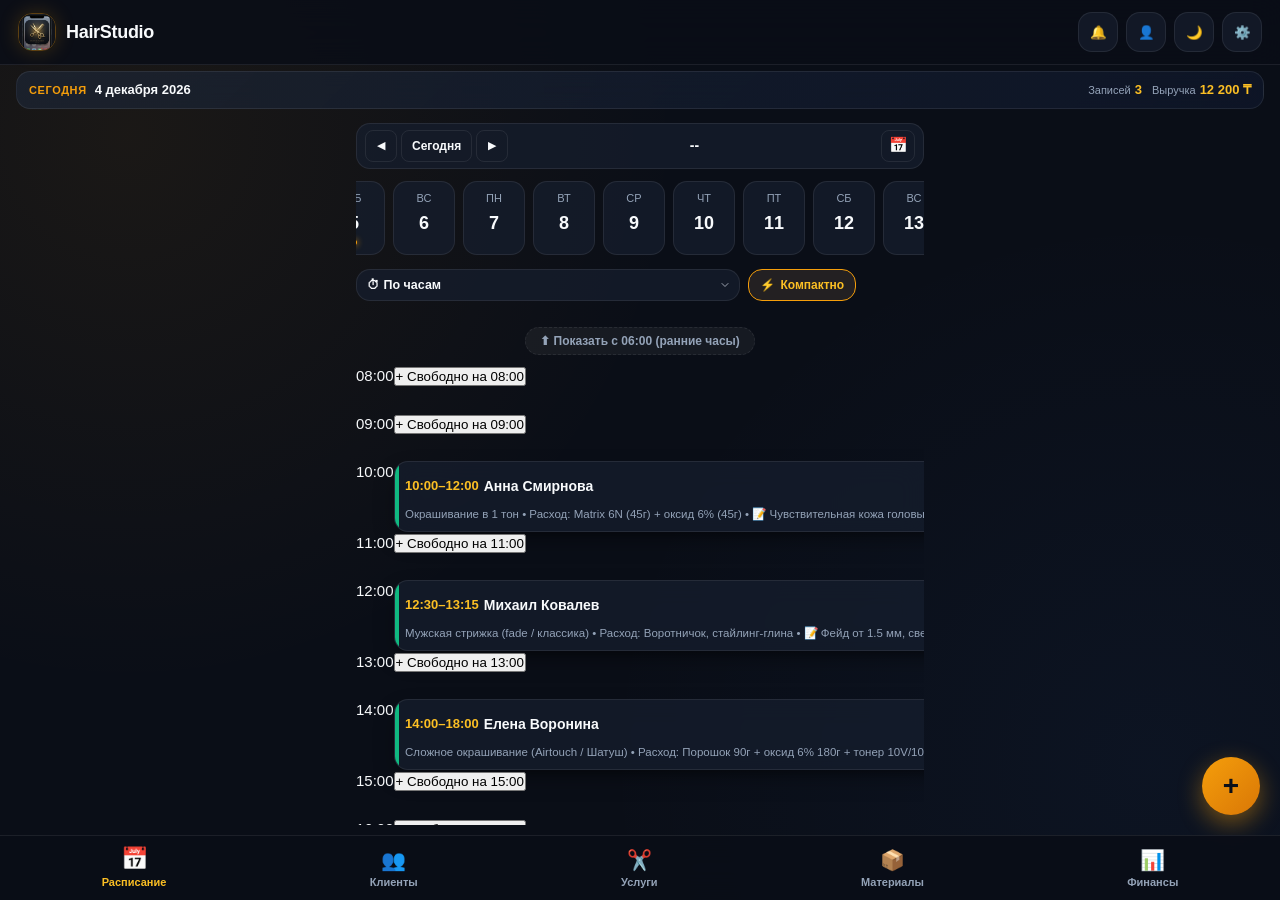
<file: index.html>
<!DOCTYPE html>
<html lang="ru">
<head>
  <meta charset="UTF-8">
  <meta name="viewport" content="width=device-width, initial-scale=1.0, viewport-fit=cover">
  <title>HairStudio — Запись клиентов и Учет</title>
  <meta name="description" content="Мобильное PWA-приложение для мастеров-парикмахеров: запись клиентов, прайс-лист, учёт материалов и расчёт чистой прибыли">
  <meta http-equiv="Content-Security-Policy" content="default-src 'self'; script-src 'self' 'unsafe-inline'; style-src 'self' 'unsafe-inline' https://fonts.googleapis.com; font-src https://fonts.gstatic.com; img-src 'self' data:; connect-src 'self' https://*.supabase.co wss://*.supabase.co;">

  <!-- PWA & Mobile Web App Meta Tags -->
  <link rel="manifest" href="manifest.json">
  <meta name="theme-color" content="#0a0e17">
  <meta name="apple-mobile-web-app-capable" content="yes">
  <meta name="apple-mobile-web-app-status-bar-style" content="black-translucent">
  <meta name="apple-mobile-web-app-title" content="HairStudio">
  <link rel="apple-touch-icon" href="icons/icon-192.png">

  <!-- Google Fonts: Outfit -->
  <link rel="preconnect" href="https://fonts.googleapis.com">
  <link rel="preconnect" href="https://fonts.gstatic.com" crossorigin>
  <link href="https://fonts.googleapis.com/css2?family=Outfit:wght@400;500;600;700;800&display=swap" rel="stylesheet">

  <!-- Stylesheet -->
  <link rel="stylesheet" href="css/style.css?v=33">

  <!-- Immediate Modal Controller (Guarantees instant modal response on phones before heavy JS loads) -->
  <script>
    window.openModal = function(id) {
      var m = document.getElementById(id);
      if (m) {
        document.querySelectorAll('.modal-backdrop.active').forEach(function(el) {
          if (el.id !== id) {
            el.classList.remove('active');
            el.style.display = 'none';
            el.style.opacity = '';
          }
        });
        m.style.display = 'flex';
        m.style.opacity = '1';
        m.style.pointerEvents = 'auto';
        m.classList.add('active');
        var s = m.querySelector('.modal-sheet');
        if (s) {
          s.style.transform = 'translateY(0)';
          s.style.transition = '';
        }
        if (id === 'modalSettings') {
          if (typeof loadOnlineBookingSettings === 'function') try { loadOnlineBookingSettings(); } catch(e){}
          if (typeof updateAutoBackupUI === 'function') try { updateAutoBackupUI(); } catch(e){}
        } else if (id === 'modalAuth') {
          if (window.state && window.state.currentMaster && typeof renderSubscriptionStatus === 'function') {
            try { renderSubscriptionStatus(window.state.currentMaster); } catch(e){}
          }
        }
      }
    };
    window.closeModal = function(id) {
      var m = document.getElementById(id);
      if (m) {
        m.classList.remove('active');
        m.style.display = 'none';
        m.style.opacity = '';
        m.style.pointerEvents = '';
        var s = m.querySelector('.modal-sheet');
        if (s) {
          s.style.transform = '';
          s.style.transition = '';
        }
      }
    };
    // Immediate early click listener: guarantees [data-close] and backdrop clicks ALWAYS close modals
    document.addEventListener('click', function(e) {
      var closeBtn = e.target.closest ? e.target.closest('[data-close]') : null;
      if (closeBtn) {
        var modalId = closeBtn.getAttribute('data-close');
        if (window.closeModal) window.closeModal(modalId);
        return;
      }
      if (e.target.classList && e.target.classList.contains('modal-backdrop')) {
        if (window.closeModal) window.closeModal(e.target.id);
      }
    });
  </script>
</head>
<body>

  <!-- Toast Notification Container -->
  <div id="toastContainer" class="toast-container"></div>

  <!-- App Header -->
  <header class="app-header">
    <div class="brand-wrapper">
      <div class="brand-icon-wrapper">
        <img src="icons/icon-512.jpg" alt="HairStudio Logo">
      </div>
      <div>
        <div class="brand-title">
          <span id="headerStudioName">HairStudio</span>
        </div>
      </div>
    </div>
    <div class="header-actions">
      <button id="btnOnlineBookings" class="btn-icon header-booking-btn" title="Входящие онлайн-заявки" aria-label="Онлайн-заявки" style="position: relative;" onclick="window.openModal('modalBookings')">
        🔔
        <span id="bookingBadge" class="booking-badge" style="display: none;">0</span>
      </button>
      <button id="btnAuthProfile" class="btn-icon" title="Аккаунт мастера" aria-label="Профиль" onclick="window.openModal('modalAuth')">👤</button>
      <button id="btnThemeToggle" class="btn-icon" title="Переключить тему (светлая/тёмная)" aria-label="Тема">🌙</button>
      <button id="btnSettings" class="btn-icon" title="Настройки и бэкап" aria-label="Настройки" onclick="window.openModal('modalSettings')">
        ⚙️
      </button>
    </div>
  </header>

  <!-- Quick Daily Banner -->
  <div class="daily-banner">
    <div class="banner-left">
      <div class="banner-title">СЕГОДНЯ</div>
      <div id="bannerTodayDate" class="banner-date">...</div>
    </div>
    <div class="banner-stats">
      <div class="banner-stat-item">
        <div class="banner-stat-label">Записей</div>
        <div id="bannerTodayCount" class="banner-stat-value">0</div>
      </div>
      <div class="banner-stat-item">
        <div class="banner-stat-label">Выручка</div>
        <div id="bannerTodayRevenue" class="banner-stat-value">0 ₸</div>
      </div>
    </div>
  </div>

  <!-- Main Scrollable Content Area -->
  <main class="main-content">

    <!-- TAB 1: SCHEDULE (КАЛЕНДАРЬ) -->
    <section id="tab-schedule" class="tab-screen active">
      <!-- Date Navigation & Calendar Picker Header -->
      <div class="date-nav-bar">
        <div class="date-nav-left">
          <button type="button" id="btnDatePrevWeek" class="btn-date-nav" title="Предыдущая неделя">◀</button>
          <button type="button" id="btnDateToday" class="btn-date-today" title="Перейти к сегодняшнему дню">Сегодня</button>
          <button type="button" id="btnDateNextWeek" class="btn-date-nav" title="Следующая неделя">▶</button>
        </div>
        <div class="date-nav-center">
          <span id="currentMonthYearLabel" class="month-year-label">--</span>
        </div>
        <div class="date-nav-right">
          <label class="btn-calendar-picker" title="Выбрать любую дату в календаре (прошлый месяц, год...)">
            <span class="calendar-icon">📅</span>
            <input type="date" id="scheduleDateInput" class="visually-hidden-date-input" aria-label="Выбрать конкретную дату">
          </label>
        </div>
      </div>

      <!-- Date Strip -->
      <div id="dateStrip" class="date-strip-container">
        <!-- Generated dynamically via JS -->
      </div>

      <!-- Schedule Header Controls (Mobile Dropdowns & Density Switcher) -->
      <div class="schedule-toolbar">
        <div class="toolbar-item filter-item" style="display: none;">
          <select id="appointmentStatusFilter" class="schedule-dropdown" aria-label="Фильтр по статусу">
            <option value="all">🔍 Все статусы</option>
            <option value="scheduled">🟡 Запланировано</option>
            <option value="completed">🟢 Выполнено</option>
            <option value="cancelled">🔴 Отменено</option>
          </select>
        </div>
        <div class="toolbar-item view-item">
          <select id="scheduleViewSelect" class="schedule-dropdown" aria-label="Режим отображения">
            <option value="timeline" selected>⏱ По часам</option>
            <option value="list">📋 Списком</option>
          </select>
        </div>
        <button type="button" id="btnDensityToggle" class="btn-density-toggle is-compact" title="Переключить вид: Компактный / Подробный" aria-label="Переключить плотность записей">
          <span id="densityToggleIcon">⚡</span>
          <span id="densityToggleText">Компактно</span>
        </button>
      </div>

      <!-- Quick Actions Legend (Подсказка по кнопкам карточки) -->
      <div class="actions-legend">

        <div class="legend-item" title="Написать клиенту в WhatsApp">
          <span class="legend-icon whatsapp">💬</span>
          <span>WhatsApp</span>
        </div>
        <div class="legend-item" title="Позвонить клиенту">
          <span class="legend-icon call">📞</span>
          <span>Звонок</span>
        </div>

        <div class="legend-item" title="Редактировать запись">
          <span class="legend-icon edit">✏️</span>
          <span>Изменить</span>
        </div>
      </div>

      <!-- Appointments List -->
      <div id="appointmentsList" class="appointments-list">
        <!-- Rendered via JS -->
      </div>
    </section>

    <!-- TAB 2: CLIENTS (КЛИЕНТЫ) -->
    <section id="tab-clients" class="tab-screen">
      <div class="form-group" style="margin-bottom: 12px;">
        <input type="text" id="clientSearchInput" class="form-input" placeholder="🔍 Поиск по имени или телефону...">
      </div>
      <div id="clientsList" class="data-list">
        <!-- Rendered via JS -->
      </div>
    </section>

    <!-- TAB 3: SERVICES (УСЛУГИ И ПРАЙС) -->
    <section id="tab-services" class="tab-screen">
      <div class="chips-filter" id="serviceCategoryFilter">
        <button class="chip-btn active" data-category="all">Все</button>
        <button class="chip-btn" data-category="Стрижки">Стрижки</button>
        <button class="chip-btn" data-category="Окрашивание">Окрашивание</button>
        <button class="chip-btn" data-category="Уход">Уход</button>
        <button class="chip-btn" data-category="Укладка">Укладка</button>
        <button class="chip-btn" data-category="Другое">Другое</button>
      </div>
      <div id="servicesList" class="data-list">
        <!-- Rendered via JS -->
      </div>
    </section>

    <!-- TAB 4: EXPENSES & MATERIALS (РАСХОДНИКИ И ЗАКУПКИ) -->
    <section id="tab-expenses" class="tab-screen">
      <div class="stat-card" style="margin-bottom: 12px; background: linear-gradient(135deg, rgba(244, 63, 94, 0.12) 0%, rgba(17, 24, 39, 0.8) 100%); border-color: rgba(244, 63, 94, 0.3);">
        <div class="stat-card-title">Расходы на материалы за месяц</div>
        <div id="expensesMonthTotal" class="stat-card-value expense">0 ₸</div>
        <div class="stat-card-sub">Краска, оксиды, расходники и аренда</div>
      </div>

      <div class="chips-filter" id="expenseCategoryFilter">
        <button class="chip-btn active" data-category="all">Все</button>
        <button class="chip-btn" data-category="Красители">Красители</button>
        <button class="chip-btn" data-category="Расходники">Расходники</button>
        <button class="chip-btn" data-category="Уход/Косметика">Уход/Косметика</button>
        <button class="chip-btn" data-category="Аренда/Оборудование">Аренда</button>
      </div>
      <div id="expensesList" class="data-list">
        <!-- Rendered via JS -->
      </div>
    </section>

    <!-- TAB 5: FINANCE & ANALYTICS (ФИНАНСЫ И ЧИСТАЯ ПРИБЫЛЬ) -->
    <section id="tab-finance" class="tab-screen">
      <div class="period-selector" id="financePeriodSelector">
        <button class="period-btn" data-period="today">Сегодня</button>
        <button class="period-btn" data-period="week">Неделя</button>
        <button class="period-btn active" data-period="month">Этот месяц</button>
        <button class="period-btn" data-period="prev_month">Прошлый месяц</button>
        <button class="period-btn" data-period="all">Всё время</button>
      </div>

      <div class="stats-grid">
        <!-- Net Profit Card -->
        <div class="stat-card full-width">
          <div class="stat-card-title">💎 ЧИСТАЯ ПРИБЫЛЬ (Выручка - Расходы)</div>
          <div id="statNetProfit" class="stat-card-value profit">0 ₸</div>
          <div class="stat-card-sub" id="statNetProfitSub">Ваш реальный чистый доход за выбранный период</div>
        </div>

        <!-- Revenue Card -->
        <div class="stat-card">
          <div class="stat-card-title">📈 Выручка (Услуги)</div>
          <div id="statTotalRevenue" class="stat-card-value">0 ₸</div>
          <div class="stat-card-sub" id="statAppointmentsCount">0 записей</div>
        </div>

        <!-- Expenses Card -->
        <div class="stat-card">
          <div class="stat-card-title">📉 Закупки и расходы</div>
          <div id="statTotalExpenses" class="stat-card-value expense">0 ₸</div>
          <div class="stat-card-sub" id="statExpensesCount">0 закупок</div>
        </div>

        <!-- Average Check -->
        <div class="stat-card">
          <div class="stat-card-title">🏷️ Средний чек</div>
          <div id="statAvgCheck" class="stat-card-value">0 ₸</div>
          <div class="stat-card-sub">На одного клиента</div>
        </div>

        <!-- Efficiency -->
        <div class="stat-card">
          <div class="stat-card-title">📊 Рентабельность</div>
          <div id="statMargin" class="stat-card-value">0%</div>
          <div class="stat-card-sub">Доля чистой прибыли</div>
        </div>
      </div>

      <!-- Top Services Breakdown -->
      <div class="stat-card" style="margin-top: 12px;">
        <div class="stat-card-title">🔥 ТОП ПОПУЛЯРНЫХ УСЛУГ</div>
        <div id="topServicesContainer" style="display: flex; flex-direction: column; gap: 10px; margin-top: 8px;">
          <!-- Rendered via JS -->
        </div>
      </div>
    </section>

  </main>

  <!-- Floating Action Button (FAB) -->
  <button id="btnFab" class="fab-button" aria-label="Добавить">
    +
  </button>

  <!-- Bottom Navigation Bar -->
  <nav class="bottom-nav">
    <button class="nav-item active" data-tab="schedule">
      <span class="nav-icon">📅</span>
      <span>Расписание</span>
    </button>
    <button class="nav-item" data-tab="clients">
      <span class="nav-icon">👥</span>
      <span>Клиенты</span>
    </button>
    <button class="nav-item" data-tab="services">
      <span class="nav-icon">✂️</span>
      <span>Услуги</span>
    </button>
    <button class="nav-item" data-tab="expenses">
      <span class="nav-icon">📦</span>
      <span>Материалы</span>
    </button>
    <button class="nav-item" data-tab="finance">
      <span class="nav-icon">📊</span>
      <span>Финансы</span>
    </button>
  </nav>

  <!-- ================= MODALS ================= -->

  <!-- Modal 1: Appointment Form (Запись клиента) -->
  <div id="modalAppointment" class="modal-backdrop">
    <div class="modal-sheet">
      <div class="modal-handle"></div>
      <div class="modal-header">
        <h3 id="modalAppointmentTitle" class="modal-title">Новая запись</h3>
        <button class="modal-close" data-close="modalAppointment" onclick="window.closeModal('modalAppointment')">✕</button>
      </div>
      <form id="formAppointment" class="modal-body">
        <input type="hidden" id="appId">

        <div class="form-group">
          <label class="form-label">Клиент *</label>
          <div class="client-mode-toggle" id="clientModeToggle">
            <button type="button" class="chip-btn active" id="btnClientModeExisting">
              👤 Постоянный клиент (<span id="existingClientsCount">0</span>)
            </button>
            <button type="button" class="chip-btn" id="btnClientModeNew">
              ➕ Новый клиент
            </button>
          </div>

          <!-- Выбор постоянного клиента из базы -->
          <div id="existingClientBlock">
            <select id="appExistingClientSelect" class="form-select">
              <option value="">-- Выберите клиента из базы --</option>
            </select>
            <div id="selectedClientCard" class="client-card-preview" style="display: none;">
              <div style="display: flex; justify-content: space-between; align-items: center;">
                <span id="selectedClientName" style="font-weight: 600; color: var(--text-main);"></span>
                <span id="selectedClientPhone" style="color: var(--accent-gold-light); font-size: 13px;"></span>
              </div>
              <div id="selectedClientFormulaPrompt" class="client-formula-box" style="display: none;">
                <div style="color: var(--accent-gold-light); font-weight: 600; font-size: 11px;">💡 Формула / Заметки клиента:</div>
                <div id="selectedClientFormulaText" style="color: var(--text-muted); margin-top: 2px; font-size: 12px;"></div>
                <button type="button" id="btnCopyClientFormula" style="margin-top: 6px; background: none; border: none; color: var(--accent-gold); font-size: 11px; font-weight: 600; cursor: pointer; padding: 0; text-decoration: underline;">
                  📋 Вставить формулу в заметку записи
                </button>
              </div>
            </div>
          </div>

          <!-- Поля для нового клиента -->
          <div id="newClientBlock" style="display: none;">
            <div style="margin-bottom: 8px;">
              <input type="text" id="appClientName" class="form-input" placeholder="Имя клиента *" autocomplete="off">
            </div>
            <div style="display: flex; gap: 8px; align-items: center; width: 100%; max-width: 100%; box-sizing: border-box;">
              <input type="tel" id="appClientPhone" class="form-input" placeholder="Номер телефона (+7 ...)" style="flex: 1 1 0; min-width: 0;">
              <button type="button" id="btnPastePhone" class="btn-secondary" style="padding: 10px 12px; font-size: 12px; white-space: nowrap; flex-shrink: 0;" title="Вставить скопированный номер из буфера">
                📋 Вставить
              </button>
            </div>
          </div>

          <!-- Канал связи / Как обратился клиент -->
          <div class="form-group" style="margin-top: 12px;">
            <label class="form-label">Как обратился клиент *</label>
            <div class="channel-toggle" id="channelToggle" style="display: flex; gap: 8px;">
              <button type="button" class="chip-btn active" id="btnChannelPhone" data-channel="phone" style="flex: 1; text-align: center;">
                📞 Телефонный звонок
              </button>
              <button type="button" class="chip-btn" id="btnChannelWhatsapp" data-channel="whatsapp" style="flex: 1; text-align: center;">
                💬 WhatsApp
              </button>
            </div>
            <input type="hidden" id="appChannel" value="phone">
          </div>
        </div>

        <div class="form-group">
          <label class="form-label">Дата записи *</label>
          <input type="date" id="appDate" class="form-input" required>
        </div>

        <div class="form-row time-row">
          <div class="form-group">
            <label class="form-label">Время начала *</label>
            <input type="time" id="appStartTime" class="form-input" value="10:00" required>
          </div>
          <div class="form-group">
            <label class="form-label">Время окончания</label>
            <input type="time" id="appEndTime" class="form-input" value="11:00">
          </div>
        </div>

        <!-- Services Dropdown & Selected Chips -->
        <div class="form-group">
          <label class="form-label">Услуги * (можно выбрать несколько)</label>
          <select id="appAddServiceSelect" class="form-select">
            <option value="">➕ Выберите услугу для добавления...</option>
          </select>
          <div id="appSelectedServicesContainer" class="selected-services-box" style="margin-top: 8px;">
            <!-- Rendered via JS: selected service chips -->
          </div>
        </div>

        <div class="form-group">
          <label class="form-label">Итоговая цена (₸) *</label>
          <input type="number" id="appTotalPrice" class="form-input" min="0" step="50" placeholder="0 ₸" required>
        </div>

        <div class="form-group">
          <label class="form-label">Израсходованные материалы (краска, оксид и др.)</label>
          <input type="text" id="appMaterialsUsed" class="form-input" placeholder="Например: Matrix 6N (40г) + оксид 6% (40г)">
        </div>

        <div class="form-group">
          <label class="form-label">Формула окрашивания / Заметки мастера</label>
          <textarea id="appNotes" class="form-textarea" placeholder="Особенности волос, прошлая формула, пожелания..."></textarea>
        </div>

        <div class="form-group">
          <label class="form-label">Статус записи</label>
          <select id="appStatus" class="form-select">
            <option value="scheduled">🟡 Запланировано</option>
            <option value="completed">🟢 Выполнено и оплачено</option>
            <option value="cancelled">🔴 Отменено / Неявка</option>
          </select>
        </div>

        <div class="modal-footer" style="padding: 10px 0 0;">
          <button type="button" id="btnDeleteAppointment" class="btn-danger" style="display: none;">Удалить</button>
          <button type="submit" class="btn-primary">Сохранить запись</button>
        </div>
      </form>
    </div>
  </div>

  <!-- Modal 2: Service Form (Услуга) -->
  <div id="modalService" class="modal-backdrop">
    <div class="modal-sheet">
      <div class="modal-handle"></div>
      <div class="modal-header">
        <h3 id="modalServiceTitle" class="modal-title">Новая услуга</h3>
        <button class="modal-close" data-close="modalService" onclick="window.closeModal('modalService')">✕</button>
      </div>
      <form id="formService" class="modal-body">
        <input type="hidden" id="serviceId">

        <div class="form-group">
          <label class="form-label">Название услуги *</label>
          <input type="text" id="serviceName" class="form-input" placeholder="Например: Стрижка женская" required>
        </div>

        <div class="form-group">
          <label class="form-label">Категория *</label>
          <select id="serviceCategory" class="form-select" required>
            <option value="Стрижки">Стрижки</option>
            <option value="Окрашивание">Окрашивание</option>
            <option value="Уход">Уход и лечение</option>
            <option value="Укладка">Укладка</option>
            <option value="Другое">Другое</option>
          </select>
        </div>

        <div class="form-row">
          <div class="form-group">
            <label class="form-label">Цена (₸) *</label>
            <input type="number" id="servicePrice" class="form-input" min="0" step="50" placeholder="1500" required>
          </div>
          <div class="form-group">
            <label class="form-label">Длительность (мин) *</label>
            <input type="number" id="serviceDuration" class="form-input" min="5" step="5" value="60" required>
          </div>
        </div>

        <div class="modal-footer" style="padding: 10px 0 0;">
          <button type="button" id="btnDeleteService" class="btn-danger" style="display: none;">Удалить</button>
          <button type="submit" class="btn-primary">Сохранить услугу</button>
        </div>
      </form>
    </div>
  </div>

  <!-- Modal 3: Expense / Material Form (Расход) -->
  <div id="modalExpense" class="modal-backdrop">
    <div class="modal-sheet">
      <div class="modal-handle"></div>
      <div class="modal-header">
        <h3 id="modalExpenseTitle" class="modal-title">Новая закупка материалов</h3>
        <button class="modal-close" data-close="modalExpense" onclick="window.closeModal('modalExpense')">✕</button>
      </div>
      <form id="formExpense" class="modal-body">
        <input type="hidden" id="expenseId">

        <div class="form-group">
          <label class="form-label">Что куплено *</label>
          <input type="text" id="expenseTitle" class="form-input" placeholder="Например: Краска Matrix 10 шт, фольга, перчатки" required>
        </div>

        <div class="form-group">
          <label class="form-label">Категория *</label>
          <select id="expenseCategory" class="form-select" required>
            <option value="Красители">Красители и оксиданты</option>
            <option value="Расходники">Расходники (перчатки, фольга, воротнички)</option>
            <option value="Уход/Косметика">Шампуни, маски, стайлинг</option>
            <option value="Аренда/Оборудование">Аренда кресла / инструменты</option>
            <option value="Прочее">Прочее</option>
          </select>
        </div>

        <div class="form-row">
          <div class="form-group">
            <label class="form-label">Сумма (₸) *</label>
            <input type="number" id="expenseAmount" class="form-input" min="0" step="10" placeholder="2500" required>
          </div>
          <div class="form-group">
            <label class="form-label">Количество / Объем</label>
            <input type="text" id="expenseQuantity" class="form-input" placeholder="5 шт / 1000 мл">
          </div>
        </div>

        <div class="form-group">
          <label class="form-label">Дата закупки *</label>
          <input type="date" id="expenseDate" class="form-input" required>
        </div>

        <div class="form-group">
          <label class="form-label">Заметка к покупке</label>
          <input type="text" id="expenseNotes" class="form-input" placeholder="Номера тонов, магазин, артикул...">
        </div>

        <div class="modal-footer" style="padding: 10px 0 0;">
          <button type="button" id="btnDeleteExpense" class="btn-danger" style="display: none;">Удалить</button>
          <button type="submit" class="btn-primary">Сохранить закупку</button>
        </div>
      </form>
    </div>
  </div>

  <!-- Modal 4: Client Details Modal (Карточка клиента) -->
  <div id="modalClientDetails" class="modal-backdrop">
    <div class="modal-sheet">
      <div class="modal-handle"></div>
      <div class="modal-header">
        <h3 id="clientDetailsName" class="modal-title">Карточка клиента</h3>
        <button class="modal-close" data-close="modalClientDetails" onclick="window.closeModal('modalClientDetails')">✕</button>
      </div>
      <div class="modal-body">
        <div style="display: flex; justify-content: space-between; align-items: center; background: var(--bg-input); padding: 12px; border-radius: var(--radius-md);">
          <div>
            <div id="clientDetailsPhone" style="font-size: 15px; font-weight: 600; color: var(--text-main);">+7 ...</div>
            <div id="clientDetailsVisitsCount" style="font-size: 12px; color: var(--text-muted); margin-top: 2px;">0 визитов</div>
          </div>
          <div class="quick-actions" id="clientDetailsActions">
            <!-- Call / Whatsapp buttons -->
          </div>
        </div>

        <div class="form-group">
          <label class="form-label">Формулы окрашивания и заметки по клиенту</label>
          <textarea id="clientDetailsNotes" class="form-textarea" placeholder="Заметки о клиенте, аллергии, формулы краски..."></textarea>
          <button id="btnSaveClientNotes" class="btn-secondary" style="margin-top: 6px;">Сохранить формулу</button>
          <button type="button" id="btnBookThisClient" class="btn-primary" style="margin-top: 10px; width: 100%;">📅 Создать запись для этого клиента</button>
          <button type="button" id="btnDeleteClient" class="btn-danger" style="margin-top: 8px; width: 100%; font-size: 12px;">🗑️ Удалить клиента из базы</button>
        </div>

        <div class="form-group">
          <label class="form-label">История визитов клиента</label>
          <div id="clientVisitHistory" style="display: flex; flex-direction: column; gap: 8px;">
            <!-- Rendered via JS -->
          </div>
        </div>
      </div>
    </div>
  </div>

  <!-- Modal 5: Master Authentication (Вход и регистрация мастера) -->
  <div id="modalAuth" class="modal-backdrop">
    <div class="modal-sheet">
      <div class="modal-handle"></div>
      <div class="modal-header">
        <h3 class="modal-title" id="authModalTitle">👤 Кабинет мастера</h3>
        <button class="modal-close" data-close="modalAuth" onclick="window.closeModal('modalAuth')">✕</button>
      </div>
      <div class="modal-body">
        <!-- Logged-in Master Profile View -->
        <div id="authProfileCard" style="display: none; flex-direction: column; gap: 14px;">
          <div style="background: var(--bg-card); border: 1px solid var(--border-accent); border-radius: var(--radius-md); padding: 14px;">
            <div style="display: flex; align-items: center; gap: 12px; margin-bottom: 12px;">
              <div style="width: 44px; height: 44px; border-radius: 50%; background: var(--accent-gold); color: #000; font-size: 20px; font-weight: 700; display: flex; align-items: center; justify-content: center;" id="authProfileAvatar">
                ✂️
              </div>
              <div style="flex: 1; overflow: hidden;">
                <div id="authProfileName" style="font-weight: 700; font-size: 16px; color: var(--text-main);">Мастер</div>
                <div id="authProfileSalon" style="font-size: 13px; color: var(--accent-gold-light);">HairStudio</div>
                <div id="authProfileEmail" style="font-size: 11px; color: var(--text-muted); word-break: break-all;">master@example.com</div>
              </div>
            </div>
            <div style="border-top: 1px solid var(--border-color); padding-top: 10px; margin-top: 8px;">
              <div style="font-size: 11px; color: var(--text-muted); margin-bottom: 4px;">Ваша персональная ссылка для записи:</div>
              <div id="authProfileBookingLink" style="font-size: 12px; font-weight: 600; color: var(--text-main); background: var(--bg-input); padding: 8px 10px; border-radius: var(--radius-sm); border: 1px solid var(--border-color); word-break: break-all; margin-bottom: 8px;">
                ...
              </div>
              <div style="display: flex; gap: 8px;">
                <button type="button" id="btnAuthCopyBookingLink" class="btn-secondary" style="flex: 1; padding: 8px; font-size: 12px;">📋 Скопировать</button>
                <button type="button" id="btnAuthOpenBookingLink" class="btn-secondary" style="flex: 1; padding: 8px; font-size: 12px;">🌐 Открыть</button>
              </div>
            </div>

            <!-- Subscription Status Block -->
            <div style="border-top: 1px solid var(--border-color); padding-top: 10px; margin-top: 10px;">
              <div style="display: flex; justify-content: space-between; align-items: center; margin-bottom: 8px;">
                <span style="font-size: 12px; color: var(--text-muted);">Тариф и подписка:</span>
                <span id="authProfileSubscriptionBadge" style="font-size: 11px; font-weight: 700; padding: 3px 8px; border-radius: 12px; background: rgba(245, 158, 11, 0.15); color: #f59e0b; border: 1px solid rgba(245, 158, 11, 0.3);">
                  🟡 Пробный период
                </span>
              </div>
              <button type="button" id="btnOpenSubscriptionModal" class="btn-secondary" style="width: 100%; padding: 8px; font-size: 13px; color: var(--accent-gold-light); border-color: rgba(212, 175, 55, 0.4); font-weight: 600;">
                ⭐ Продлить подписку / Тарифы
              </button>
            </div>

            <!-- Settings & Backup shortcut -->
            <div style="border-top: 1px solid var(--border-color); padding-top: 10px; margin-top: 10px;">
              <button type="button" id="btnOpenSettingsFromProfile" class="btn-secondary" style="width: 100%; padding: 8px; font-size: 13px; display: flex; align-items: center; justify-content: center; gap: 6px;" onclick="openModal('modalSettings');">
                ⚙️ Настройки и резервные копии
              </button>
            </div>

            <!-- Super-Admin link button (visible only if is_admin) -->
            <div id="authProfileAdminSection" style="display: none; border-top: 1px solid var(--border-color); padding-top: 10px; margin-top: 10px;">
              <a href="admin.html" class="btn-primary" style="width: 100%; display: flex; align-items: center; justify-content: center; gap: 6px; padding: 9px; font-size: 13px; text-decoration: none;">
                👑 Панель супер-администратора →
              </a>
            </div>
          </div>
          <button type="button" id="btnAuthLogout" class="btn-danger" style="width: 100%; padding: 10px;">
            🚪 Выйти из аккаунта
          </button>
        </div>

        <!-- Unauthenticated View (Login / Register) -->
        <div id="authUnauthenticatedBox">
          <!-- Fast Test Master Activation -->
          <div id="authFastTestBox" style="background: rgba(245, 158, 11, 0.12); border: 1px dashed var(--accent-gold); border-radius: var(--radius-md); padding: 12px; margin-bottom: 14px; text-align: center;">
            <div style="font-size: 13px; font-weight: 700; color: var(--accent-gold-light); margin-bottom: 4px;">🧪 Тестирование кабинета мастера</div>
            <div style="font-size: 11px; color: var(--text-muted); margin-bottom: 10px;">Создать профиль тестового мастера в 1 клик с готовыми услугами, расписанием и клиентами:</div>
            <button type="button" id="btnQuickTestMaster" class="btn-primary" style="width: 100%; padding: 10px; font-weight: 700; font-size: 13px; background: linear-gradient(135deg, #f59e0b, #d97706); border: none; border-radius: var(--radius-sm); cursor: pointer; display: flex; align-items: center; justify-content: center; gap: 6px;">
              ⚡ Создать / Войти как тестовый мастер
            </button>
          </div>

          <!-- Auth Tabs Toggle -->
          <div class="client-mode-toggle" id="authModeToggle" style="margin-bottom: 16px;">
            <button type="button" class="chip-btn active" id="btnAuthTabLogin">
              🔑 Войти
            </button>
            <button type="button" class="chip-btn" id="btnAuthTabRegister">
              ✨ Регистрация мастера
            </button>
          </div>

          <!-- Form 1: Login -->
          <form id="formAuthLogin" onsubmit="event.preventDefault(); window.handleSignIn(event); return false;" style="display: flex; flex-direction: column; gap: 12px;">
            <!-- In-Form Alert for Login Errors -->
            <div id="loginErrorAlert" class="auth-error-alert" style="display: none;">
              <span style="font-size: 16px; line-height: 1;">⚠️</span>
              <span id="loginErrorAlertText" style="flex: 1;">Неверный email или пароль</span>
            </div>

            <div class="form-group">
              <label class="form-label" for="loginEmail">Email мастера *</label>
              <input type="email" id="loginEmail" class="form-input" placeholder="master@example.com" required autocomplete="email">
            </div>
            <div class="form-group">
              <div style="display: flex; justify-content: space-between; align-items: center; margin-bottom: 4px;">
                <label class="form-label" for="loginPassword" style="margin-bottom: 0;">Пароль *</label>
                <button type="button" id="btnForgotPass" style="background: none; border: none; color: var(--accent-gold-light); font-size: 12px; cursor: pointer; text-decoration: underline; padding: 0;">
                  Забыли пароль?
                </button>
              </div>
              <input type="password" id="loginPassword" class="form-input" placeholder="••••••••" required autocomplete="current-password">
            </div>
            <button type="submit" id="btnSubmitLogin" class="btn-primary" style="margin-top: 4px;">
              Войти в аккаунт
            </button>
          </form>

          <!-- Form 2: Register -->
          <form id="formAuthRegister" onsubmit="event.preventDefault(); window.handleSignUp(event); return false;" style="display: none; flex-direction: column; gap: 12px;">
            <!-- In-Form Alert for Register Errors -->
            <div id="registerErrorAlert" class="auth-error-alert" style="display: none;">
              <span style="font-size: 16px; line-height: 1;">⚠️</span>
              <span id="registerErrorAlertText" style="flex: 1;">Ошибка регистрации</span>
            </div>

            <button type="button" id="btnFillTestMasterForm" class="btn-secondary" style="width: 100%; padding: 8px; font-size: 12px; margin-bottom: 4px;">
              ⚡ Заполнить тестовыми данными
            </button>
            <div class="form-group">
              <label class="form-label" for="regName">Имя мастера *</label>
              <input type="text" id="regName" class="form-input" placeholder="Например: Руслан" required>
            </div>
            <div class="form-group">
              <label class="form-label" for="regSalonName">Название салона / студии</label>
              <input type="text" id="regSalonName" class="form-input" placeholder="HairStudio" value="HairStudio">
            </div>
            <div class="form-group">
              <label class="form-label" for="regPhone">Телефон WhatsApp *</label>
              <input type="tel" id="regPhone" class="form-input" placeholder="+7 (701) 000-00-00" required>
            </div>
            <div style="display: grid; grid-template-columns: 1fr 2fr; gap: 8px;">
              <div class="form-group">
                <label class="form-label" for="regCity">Город *</label>
                <input type="text" id="regCity" class="form-input" placeholder="Алматы" required>
              </div>
              <div class="form-group">
                <label class="form-label" for="regAddress">Адрес студии</label>
                <input type="text" id="regAddress" class="form-input" placeholder="пр. Абая 150">
              </div>
            </div>
            <div class="form-group">
              <label class="form-label" for="regSlug">Адрес вашей ссылки онлайн-записи *</label>
              <div style="display: flex; align-items: center; gap: 6px;">
                <span style="font-size: 12px; color: var(--text-muted);">/book.html?m=</span>
                <input type="text" id="regSlug" class="form-input" placeholder="ruslan" required style="flex: 1;" pattern="[a-zA-Z0-9_-]+">
              </div>
              <span style="font-size: 11px; color: var(--text-subtle);">Только латинские буквы и цифры (например: saule, barber_kz)</span>
            </div>
            <div class="form-group">
              <label class="form-label" for="regEmail">Email мастера *</label>
              <input type="email" id="regEmail" class="form-input" placeholder="master@example.com" required autocomplete="email">
            </div>
            <div class="form-group">
              <label class="form-label" for="regPassword">Пароль (минимум 6 символов) *</label>
              <input type="password" id="regPassword" class="form-input" placeholder="••••••••" required minlength="6" autocomplete="new-password">
            </div>
            <button type="submit" id="btnSubmitRegister" class="btn-primary" style="margin-top: 6px;">
              Зарегистрироваться и создать кабинет
            </button>
          </form>

          <!-- Form 3: Password Reset (Забыли пароль) -->
          <form id="formAuthReset" onsubmit="event.preventDefault(); window.handleResetPassword(event); return false;" style="display: none; flex-direction: column; gap: 12px;">
            <div style="background: rgba(212, 175, 55, 0.08); border: 1px solid rgba(212, 175, 55, 0.25); border-radius: var(--radius-sm); padding: 10px 12px; font-size: 12px; color: var(--text-muted); line-height: 1.45;">
              🔑 Введите email мастера, указанный при регистрации. Мы отправим ссылку для быстрого сброса и создания нового пароля.
            </div>

            <!-- In-Form Alert for Reset Errors -->
            <div id="resetErrorAlert" class="auth-error-alert" style="display: none;">
              <span style="font-size: 16px; line-height: 1;">⚠️</span>
              <span id="resetErrorAlertText" style="flex: 1;">Ошибка сброса</span>
            </div>

            <!-- In-Form Alert for Reset Success -->
            <div id="resetSuccessAlert" class="auth-success-alert" style="display: none;">
              <span style="font-size: 18px; line-height: 1;">✉️</span>
              <span id="resetSuccessAlertText" style="flex: 1;">Ссылка отправлена! Проверьте входящие письма.</span>
            </div>

            <div class="form-group" id="resetEmailGroup">
              <label class="form-label" for="resetEmail">Email мастера *</label>
              <input type="email" id="resetEmail" class="form-input" placeholder="master@example.com" required autocomplete="email">
            </div>

            <button type="submit" id="btnSubmitReset" class="btn-primary" style="margin-top: 4px;">
              ✉️ Отправить ссылку для сброса
            </button>

            <button type="button" id="btnBackToLogin" class="btn-secondary" style="width: 100%; padding: 9px; font-size: 13px;">
              ← Вернуться ко входу
            </button>
          </form>

          <!-- Form 4: Set New Password (после перехода по ссылке из письма) -->
          <form id="formAuthNewPassword" onsubmit="event.preventDefault(); window.handleUpdatePassword(event); return false;" style="display: none; flex-direction: column; gap: 12px;">
            <div style="background: rgba(16, 185, 129, 0.1); border: 1px solid rgba(16, 185, 129, 0.3); border-radius: var(--radius-sm); padding: 10px 12px; font-size: 12px; color: #6ee7b7; line-height: 1.45;">
              🔐 Вы перешли по ссылке восстановления. Задайте новый надёжный пароль для вашего кабинета мастера:
            </div>

            <div id="newPasswordErrorAlert" class="auth-error-alert" style="display: none;">
              <span style="font-size: 16px; line-height: 1;">⚠️</span>
              <span id="newPasswordErrorAlertText" style="flex: 1;">Ошибка обновления пароля</span>
            </div>

            <div class="form-group">
              <label class="form-label" for="inputNewPassword">Новый пароль (минимум 6 символов) *</label>
              <input type="password" id="inputNewPassword" class="form-input" placeholder="••••••••" required minlength="6" autocomplete="new-password">
            </div>

            <button type="submit" id="btnSubmitNewPassword" class="btn-primary" style="margin-top: 4px;">
              💾 Сохранить новый пароль и войти
            </button>
          </form>

          <div style="text-align: center; margin-top: 14px; border-top: 1px solid var(--border-color); padding-top: 12px;">
            <button type="button" id="btnContinueAsGuest" style="background: none; border: none; color: var(--text-muted); font-size: 12px; cursor: pointer; text-decoration: underline;">
              Продолжить в Демо-режиме (без входа)
            </button>
          </div>
        </div>
      </div>
    </div>
  </div>

  <!-- Modal: Subscription & Plans (Тарифы и продление) -->
  <div id="modalSubscription" class="modal-backdrop">
    <div class="modal-sheet">
      <div class="modal-handle"></div>
      <div class="modal-header">
        <h3 class="modal-title">⭐ Подписка HairStudio</h3>
        <button class="modal-close" data-close="modalSubscription" onclick="window.closeModal('modalSubscription')">✕</button>
      </div>
      <div class="modal-body">
        <div style="background: rgba(212, 175, 55, 0.08); border: 1px solid rgba(212, 175, 55, 0.25); border-radius: var(--radius-md); padding: 12px; margin-bottom: 16px;">
          <div style="font-size: 11px; color: var(--text-muted); text-transform: uppercase; font-weight: 600; letter-spacing: 0.5px;">Текущий статус:</div>
          <div id="subModalCurrentStatusText" style="font-size: 15px; font-weight: 700; color: #fff; margin-top: 2px;">
            🟡 Пробный период (активен)
          </div>
          <div id="subModalExpiresAtText" style="font-size: 12px; color: var(--accent-gold-light); margin-top: 2px;">
            Действует до: ...
          </div>
        </div>

        <div style="font-size: 14px; font-weight: 700; color: #fff; margin-bottom: 10px;">Выберите тариф продления:</div>
        <div style="display: flex; flex-direction: column; gap: 8px; margin-bottom: 18px;">
          
          <label style="display: flex; align-items: center; justify-content: space-between; background: var(--bg-card); border: 1px solid var(--border-color); padding: 12px 14px; border-radius: var(--radius-md); cursor: pointer;" class="plan-option-card">
            <div style="display: flex; align-items: center; gap: 10px;">
              <input type="radio" name="subPlanOption" value="1" checked style="accent-color: var(--accent-gold);">
              <div>
                <div style="font-weight: 700; font-size: 14px; color: #fff;">1 месяц</div>
                <div style="font-size: 11px; color: var(--text-muted);">Базовый тариф</div>
              </div>
            </div>
            <div style="font-weight: 700; font-size: 15px; color: var(--accent-gold);">2 990 ₸</div>
          </label>

          <label style="display: flex; align-items: center; justify-content: space-between; background: var(--bg-card); border: 1px solid rgba(212, 175, 55, 0.3); padding: 12px 14px; border-radius: var(--radius-md); cursor: pointer; position: relative;" class="plan-option-card">
            <span style="position: absolute; top: -8px; right: 12px; background: var(--accent-gold); color: #000; font-size: 10px; font-weight: 800; padding: 1px 6px; border-radius: 6px;">ХИТ ПРОДАЖ</span>
            <div style="display: flex; align-items: center; gap: 10px;">
              <input type="radio" name="subPlanOption" value="3" style="accent-color: var(--accent-gold);">
              <div>
                <div style="font-weight: 700; font-size: 14px; color: #fff;">3 месяца</div>
                <div style="font-size: 11px; color: var(--text-muted);">Экономия 10%</div>
              </div>
            </div>
            <div style="font-weight: 700; font-size: 15px; color: var(--accent-gold);">7 990 ₸</div>
          </label>

          <label style="display: flex; align-items: center; justify-content: space-between; background: var(--bg-card); border: 1px solid var(--border-color); padding: 12px 14px; border-radius: var(--radius-md); cursor: pointer;" class="plan-option-card">
            <div style="display: flex; align-items: center; gap: 10px;">
              <input type="radio" name="subPlanOption" value="12" style="accent-color: var(--accent-gold);">
              <div>
                <div style="font-weight: 700; font-size: 14px; color: #fff;">12 месяцев (1 год)</div>
                <div style="font-size: 11px; color: var(--text-muted);">Максимальная выгода 30%</div>
              </div>
            </div>
            <div style="font-weight: 700; font-size: 15px; color: var(--accent-gold);">24 900 ₸</div>
          </label>

        </div>

        <div style="background: var(--bg-input); border: 1px solid var(--border-color); border-radius: var(--radius-md); padding: 14px; margin-bottom: 16px;">
          <div style="display: flex; align-items: center; gap: 8px; font-weight: 700; font-size: 13px; color: #fff; margin-bottom: 6px;">
            <span>💳 Оплата переводом Kaspi:</span>
          </div>
          <div style="font-size: 12px; color: var(--text-muted); line-height: 1.5; margin-bottom: 10px;">
            1. Переведите выбранную сумму на номер Kaspi Gold:<br>
            <strong style="color: #fff; font-size: 14px;">+7 (707) 937-26-24</strong> (Рустем А.)
          </div>
          <button type="button" id="btnCopyKaspiNumber" class="btn-secondary" style="width: 100%; padding: 8px; font-size: 12px; margin-bottom: 12px;">
            📋 Скопировать номер Kaspi
          </button>
          <div style="font-size: 12px; color: var(--text-muted); line-height: 1.5;">
            2. Нажмите кнопку ниже и отправьте чек или скриншот в WhatsApp. Администратор активирует подписку в течение 5 минут.
          </div>
        </div>

        <button type="button" id="btnSendReceiptWhatsapp" class="btn-primary" style="width: 100%; padding: 12px; font-size: 14px; display: flex; align-items: center; justify-content: center; gap: 8px;">
          💬 Отправить чек в WhatsApp →
        </button>
      </div>
    </div>
  </div>

  <!-- Modal 6: Online Bookings (Входящие онлайн-заявки) -->
  <div id="modalBookings" class="modal-backdrop">
    <div class="modal-sheet">
      <div class="modal-handle"></div>
      <div class="modal-header">
        <h3 class="modal-title">🔔 Входящие онлайн-заявки</h3>
        <button class="modal-close" data-close="modalBookings" onclick="window.closeModal('modalBookings')">✕</button>
      </div>
      <div class="modal-body">
        <div id="bookingsListSummary" style="font-size: 13px; color: var(--text-muted); margin-bottom: 12px; display: flex; justify-content: space-between; align-items: center;">
          <span>Новые бронирования от клиентов</span>
          <button type="button" id="btnRefreshBookings" class="btn-secondary" style="padding: 6px 12px; font-size: 12px;">🔄 Обновить</button>
        </div>
        <div id="bookingsList" class="bookings-list-container">
          <!-- Rendered via JS -->
        </div>
      </div>
    </div>
  </div>

  <!-- Modal 6: Settings & Backup (Настройки и бэкап) -->
  <div id="modalSettings" class="modal-backdrop">
    <div class="modal-sheet">
      <div class="modal-handle"></div>
      <div class="modal-header">
        <h3 class="modal-title">Настройки и Резервные копии</h3>
        <button class="modal-close" data-close="modalSettings" onclick="window.closeModal('modalSettings')">✕</button>
      </div>
      <div class="modal-body">
        <!-- Account Status Card -->
        <div class="form-group" style="background: var(--bg-input); padding: 12px; border-radius: var(--radius-md); border: 1px solid var(--border-color); margin-bottom: 12px;">
          <div style="display: flex; justify-content: space-between; align-items: center;">
            <div>
              <div style="font-size: 11px; color: var(--text-muted);">Аккаунт мастера:</div>
              <div id="settingsAccountEmail" style="font-weight: 700; color: var(--text-main); font-size: 13px;">Гостевой / Демо-режим</div>
            </div>
            <button type="button" id="btnSettingsAuthAction" class="btn-secondary" style="padding: 6px 12px; font-size: 12px;">Войти</button>
          </div>
        </div>

        <div class="form-group">
          <label class="form-label">Название студии / Имя мастера</label>
          <div style="display: flex; gap: 8px;">
            <input type="text" id="settingStudioName" class="form-input" placeholder="Например: Студия Анны, Barber King..." maxlength="35">
            <button type="button" id="btnSaveStudioName" class="btn-primary" style="white-space: nowrap; width: auto; padding: 0 16px;">Сохранить</button>
          </div>
          <span style="font-size: 11px; color: var(--text-muted); margin-top: 4px; display: block;">Отображается в шапке и названии приложения</span>
        </div>

        <div class="form-group">
          <label class="form-label">Тема оформления</label>
          <div style="display: flex; gap: 10px;">
            <button type="button" id="btnThemeDark" class="theme-choice-btn active" data-theme-val="dark" style="flex: 1; padding: 10px; border-radius: var(--radius-md); border: 1px solid var(--border-color); background: var(--bg-card); color: var(--text-main); font-weight: 600; cursor: pointer; display: flex; align-items: center; justify-content: center; gap: 6px;">
              🌙 Тёмная
            </button>
            <button type="button" id="btnThemeLight" class="theme-choice-btn" data-theme-val="light" style="flex: 1; padding: 10px; border-radius: var(--radius-md); border: 1px solid var(--border-color); background: var(--bg-card); color: var(--text-main); font-weight: 600; cursor: pointer; display: flex; align-items: center; justify-content: center; gap: 6px;">
              ☀️ Светлая
            </button>
          </div>
        </div>

        <div class="form-group">
          <label class="form-label">Рабочие часы (сетка расписания)</label>
          <div style="display: grid; grid-template-columns: 1fr 1fr; gap: 10px;">
            <div>
              <label style="font-size: 11px; color: var(--text-muted); display: block; margin-bottom: 4px;">Начало дня</label>
              <select id="settingWorkStartHour" class="form-select"></select>
            </div>
            <div>
              <label style="font-size: 11px; color: var(--text-muted); display: block; margin-bottom: 4px;">Конец дня</label>
              <select id="settingWorkEndHour" class="form-select"></select>
            </div>
          </div>
          <span style="font-size: 11px; color: var(--text-muted); margin-top: 4px; display: block;">
            Задайте время начала и конца сетки (например, с 06:00). Сетка автоматически расширится, если запись будет раньше или позже.
          </span>
        </div>

        <!-- Онлайн-запись для клиентов -->
        <div class="form-group" style="border-top: 1px solid var(--border-color); padding-top: 14px;">
          <label class="form-label">🌐 Онлайн-запись для клиентов</label>
          <p style="font-size: 12px; color: var(--text-muted); margin-bottom: 8px;">
            Ссылка для шапки Instagram, визиток или WhatsApp. Клиенты смогут бронировать свободные окна.
          </p>

          <div style="background: var(--bg-input); padding: 10px 12px; border-radius: var(--radius-md); border: 1px solid var(--border-color); margin-bottom: 10px;">
            <div style="font-size: 11px; color: var(--text-subtle); margin-bottom: 4px;">Ваша ссылка для клиентов:</div>
            <div id="settingBookingLinkText" style="font-size: 13px; font-weight: 600; color: var(--accent-gold-light); word-break: break-all; margin-bottom: 8px;">--</div>
            <div style="display: flex; gap: 8px;">
              <button type="button" id="btnCopyBookingLink" class="btn-secondary" style="flex: 1; padding: 8px; font-size: 12px;">📋 Скопировать</button>
              <button type="button" id="btnOpenBookingLink" class="btn-secondary" style="flex: 1; padding: 8px; font-size: 12px;">↗ Открыть</button>
            </div>
          </div>

          <div class="form-group" style="margin-bottom: 8px;">
            <label style="font-size: 11px; color: var(--text-muted);">Короткий адрес (Slug мастера):</label>
            <input type="text" id="settingMasterSlug" class="form-input" placeholder="demo" style="font-size: 13px; padding: 8px 10px;">
          </div>

          <div style="display: grid; grid-template-columns: 1fr 2fr; gap: 8px; margin-bottom: 8px;">
            <div>
              <label style="font-size: 11px; color: var(--text-muted); display: block; margin-bottom: 4px;">Город студии:</label>
              <input type="text" id="settingMasterCity" class="form-input" placeholder="Алматы, Астана..." style="font-size: 13px; padding: 8px 10px;">
            </div>
            <div>
              <label style="font-size: 11px; color: var(--text-muted); display: block; margin-bottom: 4px;">Адрес / Улица / Дом:</label>
              <input type="text" id="settingMasterAddress" class="form-input" placeholder="пр. Абая 150 (уг. ул. Розыбакиева)" style="font-size: 13px; padding: 8px 10px;">
            </div>
          </div>

          <div class="form-group" style="margin-bottom: 8px;">
            <label style="font-size: 11px; color: var(--text-muted);">Прямая ссылка на 2ГИС (необязательно):</label>
            <input type="url" id="settingMaster2Gis" class="form-input" placeholder="https://2gis.kz/almaty/firm/..." style="font-size: 13px; padding: 8px 10px;">
            <span style="font-size: 11px; color: var(--text-subtle); display: block; margin-top: 3px;">
              Клиенты смогут нажать «2ГИС» на странице записи и сразу открыть маршрут к вам. Если оставить пустым, 2ГИС откроется автоматически по вашему адресу выше.
            </span>
          </div>

          <div class="form-group" style="margin-bottom: 8px;">
            <label style="font-size: 11px; color: var(--text-muted);">Instagram аккаунт (@ник) (необязательно):</label>
            <input type="text" id="settingMasterInstagram" class="form-input" placeholder="hairstudio_kz" style="font-size: 13px; padding: 8px 10px;">
            <span style="font-size: 11px; color: var(--text-subtle); display: block; margin-top: 3px;">
              Отображается кнопкой 📷 Instagram на странице онлайн-записи, чтобы клиенты могли посмотреть ваше портфолио работ. Если пусто — кнопка скрыта.
            </span>
          </div>

          <button type="button" id="btnSaveOnlineSettings" class="btn-primary" style="width: 100%; margin-top: 8px; padding: 10px; font-size: 13px;">
            💾 Сохранить данные мастера
          </button>
        </div>

        <div style="background: rgba(245, 158, 11, 0.1); border: 1px solid var(--border-accent); border-radius: var(--radius-md); padding: 14px; margin-top: 12px;">
          <h4 style="color: var(--accent-gold-light); font-size: 14px; margin-bottom: 4px;">📲 Установка на iPhone / Android</h4>
          <p style="font-size: 12px; color: var(--text-muted); line-height: 1.5;">
            <strong>На iPhone:</strong> Откройте сайт в Safari, нажмите кнопку «Поделиться» (иконка квадрата со стрелкой) и выберите <strong>«На экран "Домой"»</strong>.<br>
            <strong>На Android:</strong> Откройте в Chrome, нажмите три точки и выберите <strong>«Установить приложение»</strong>.
          </p>
        </div>

        <div class="form-group" style="border-top: 1px solid var(--border-color); padding-top: 14px;">
          <label class="form-label">Автоматическое резервное копирование</label>
          <p style="font-size: 12px; color: var(--text-muted); margin-bottom: 8px;">
            Создает защищенный снимок всех записей, клиентов и расходов прямо на устройстве.
          </p>

          <label class="form-label" style="font-size: 11px; text-transform: uppercase; color: var(--text-subtle); margin-bottom: 4px;">Периодичность (как в WhatsApp):</label>
          <select id="settingAutoBackupInterval" class="form-select" style="margin-bottom: 8px;">
            <option value="daily">Каждый день (Ежедневно)</option>
            <option value="weekly" selected>Раз в неделю (Еженедельно)</option>
            <option value="monthly">Раз в месяц (Ежемесячно)</option>
            <option value="off">Отключено (только вручную)</option>
          </select>

          <!-- Статус последней копии -->
          <div id="autoBackupStatusBox" style="background: var(--bg-input); padding: 10px 12px; border-radius: var(--radius-md); border: 1px solid var(--border-color); font-size: 12px; margin-bottom: 10px;">
            <div style="display: flex; justify-content: space-between; align-items: center;">
              <span style="color: var(--text-muted);">Последняя автокопия:</span>
              <span id="autoBackupDateLabel" style="font-weight: 600; color: var(--text-main);">Не создавалась</span>
            </div>
            <div id="autoBackupMetaLabel" style="font-size: 11px; color: var(--text-muted); margin-top: 2px;"></div>
          </div>

          <div style="display: flex; flex-direction: column; gap: 8px;">
            <div style="display: flex; gap: 8px;">
              <button type="button" id="btnMakeAutoBackupNow" class="btn-secondary" style="flex: 1; padding: 10px; font-size: 13px;">
                ⚡ Создать сейчас
              </button>
              <button type="button" id="btnRestoreAutoBackup" class="btn-secondary" style="flex: 1; padding: 10px; font-size: 13px;" disabled>
                ↺ Восстановить
              </button>
            </div>
            <button type="button" id="btnExportBackup" class="btn-secondary" style="width: 100%; padding: 10px; font-size: 13px;">
              💾 Скачать файл копии на телефон (JSON)
            </button>
          </div>
        </div>

        <div class="form-group" style="margin-top: 6px;">
          <label class="form-label">Восстановление из файла</label>
          <input type="file" id="importFileInput" accept=".json" style="display: none;">
          <button type="button" id="btnImportBackup" class="btn-secondary" style="width: 100%; padding: 10px; font-size: 13px;">
            📂 Загрузить файл резервной копии
          </button>
        </div>

        <div class="form-group" style="margin-top: 10px; border-top: 1px solid var(--border-color); padding-top: 16px;">
          <label class="form-label" style="color: var(--status-cancelled);">Сброс данных</label>
          <button id="btnResetDemo" class="btn-danger">Сбросить к демонстрационным данным</button>
        </div>
      </div>
    </div>
  </div>

  <!-- Scripts -->
  <script src="js/supabase-sync.js?v=33"></script>
  <script src="js/db.js?v=33"></script>
  <script type="module" src="js/app.js?v=33"></script>
</body>
</html>
</file>
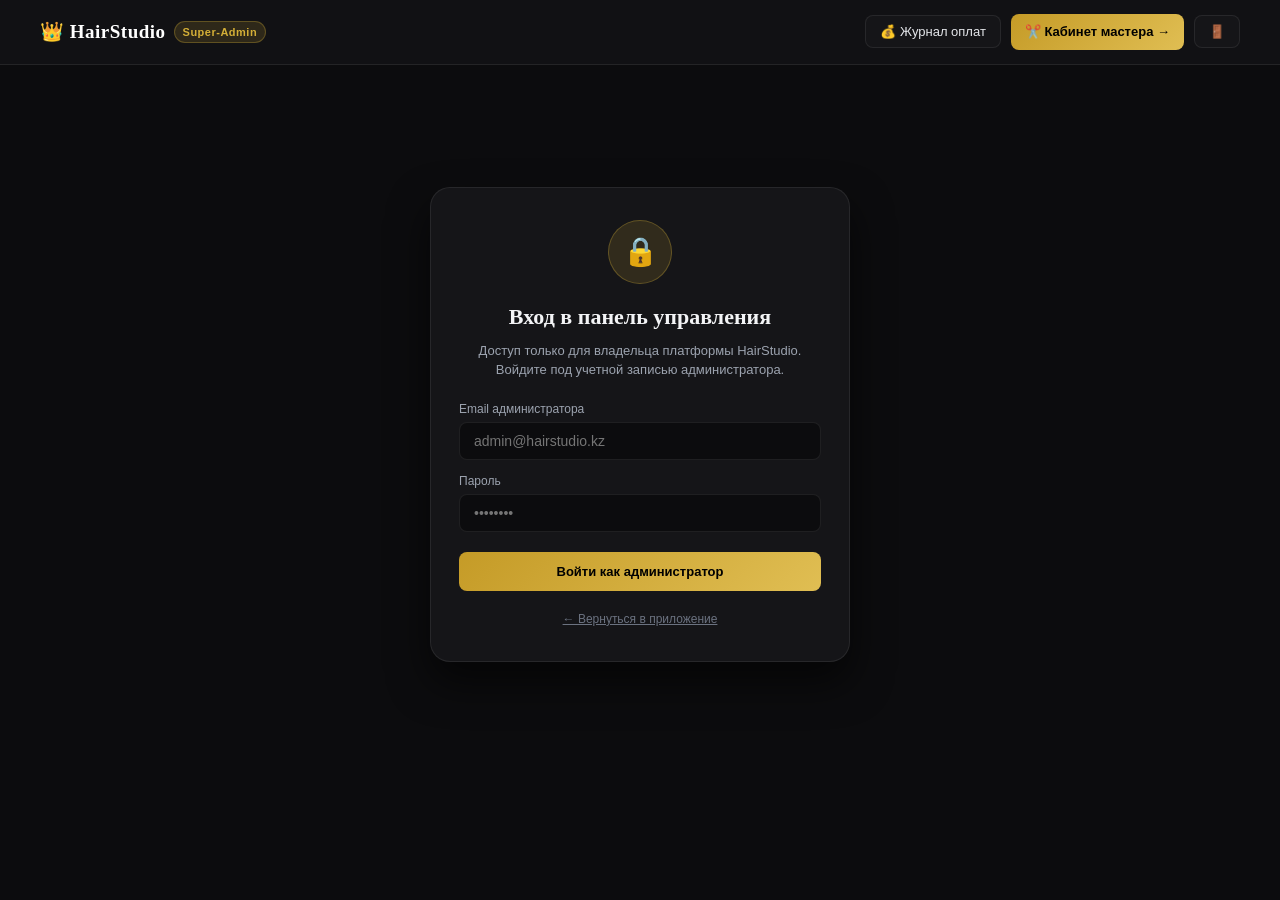
<file: admin.html>
<!DOCTYPE html>
<html lang="ru">
<head>
  <meta charset="UTF-8">
  <meta name="viewport" content="width=device-width, initial-scale=1.0, maximum-scale=1.0, user-scalable=no, viewport-fit=cover">
  <title>HairStudio Admin • Панель управления платформой</title>
  <meta http-equiv="Content-Security-Policy" content="default-src 'self'; script-src 'self' 'unsafe-inline'; style-src 'self' 'unsafe-inline' https://fonts.googleapis.com; font-src https://fonts.gstatic.com; img-src 'self' data:; connect-src 'self' https://*.supabase.co wss://*.supabase.co;">
  
  <link rel="preconnect" href="https://fonts.googleapis.com">
  <link rel="preconnect" href="https://fonts.gstatic.com" crossorigin>
  <link href="https://fonts.googleapis.com/css2?family=Cinzel:wght@500;600;700&family=Plus+Jakarta+Sans:wght@400;500;600;700&display=swap" rel="stylesheet">
  
  <link rel="stylesheet" href="css/style.css?v=30">
  <link rel="stylesheet" href="css/admin.css?v=30">
</head>
<body>

  <!-- ADMIN NAVBAR -->
  <header class="admin-navbar">
    <div class="admin-navbar-inner">
      <div class="admin-brand">
        <h1>👑 HairStudio <span class="badge-admin">Super-Admin</span></h1>
      </div>
      <div class="admin-actions">
        <button class="admin-btn" id="btnOpenPaymentsModal" title="Журнал платежей">
          💰 Журнал оплат
        </button>
        <a href="index.html" class="admin-btn admin-btn-primary" title="Вернуться в приложение">
          ✂️ Кабинет мастера →
        </a>
        <button class="admin-btn" id="btnAdminLogout" title="Выйти из аккаунта">
          🚪
        </button>
      </div>
    </div>
  </header>

  <!-- AUTH GATE (If user is not super-admin) -->
  <div id="adminAuthGate">
    <div class="auth-gate-box">
      <div class="auth-gate-icon">🔒</div>
      <h2 style="font-family: 'Cinzel', serif; font-size: 22px; margin-bottom: 8px;">Вход в панель управления</h2>
      <p style="font-size: 13px; color: #9ca3af; margin-bottom: 20px;">
        Доступ только для владельца платформы HairStudio. Войдите под учетной записью администратора.
      </p>

      <form id="formAdminLogin" style="display: flex; flex-direction: column; gap: 12px; text-align: left;">
        <div>
          <label style="font-size: 12px; color: #9ca3af; display: block; margin-bottom: 4px;">Email администратора</label>
          <input type="email" id="adminLoginEmail" class="search-input" placeholder="admin@hairstudio.kz" required style="padding-left: 14px;">
        </div>
        <div>
          <label style="font-size: 12px; color: #9ca3af; display: block; margin-bottom: 4px;">Пароль</label>
          <input type="password" id="adminLoginPassword" class="search-input" placeholder="••••••••" required style="padding-left: 14px;">
        </div>
        <button type="submit" class="admin-btn admin-btn-primary" style="width: 100%; justify-content: center; padding: 12px; margin-top: 8px;">
          Войти как администратор
        </button>
      </form>
      <div style="margin-top: 16px;">
        <a href="index.html" style="font-size: 12px; color: #6b7280; text-decoration: underline;">
          ← Вернуться в приложение
        </a>
      </div>
    </div>
  </div>

  <!-- MAIN ADMIN CONTENT -->
  <main class="admin-container" id="adminMainContent">

    <!-- KPI STATS -->
    <div class="kpi-grid">
      <div class="kpi-card">
        <div class="kpi-title">Всего мастеров</div>
        <div class="kpi-val" id="statTotalMasters">0</div>
        <div class="kpi-sub">Зарегистрировано на платформе</div>
      </div>
      <div class="kpi-card">
        <div class="kpi-title">Активных подписок</div>
        <div class="kpi-val" style="color: var(--status-active);" id="statActiveSubscriptions">0</div>
        <div class="kpi-sub">Оплаченный доступ</div>
      </div>
      <div class="kpi-card">
        <div class="kpi-title">Пробный период (Trial)</div>
        <div class="kpi-val" style="color: var(--status-trial);" id="statTrialSubscriptions">0</div>
        <div class="kpi-sub">Новые мастера (14 дней)</div>
      </div>
      <div class="kpi-card">
        <div class="kpi-title">Истекших подписок</div>
        <div class="kpi-val" style="color: var(--status-expired);" id="statExpiredSubscriptions">0</div>
        <div class="kpi-sub">Требуют продления</div>
      </div>
      <div class="kpi-card">
        <div class="kpi-title">Выручка за месяц (оценочно)</div>
        <div class="kpi-val" style="color: var(--admin-accent);" id="statEstimatedRevenue">0 ₸</div>
        <div class="kpi-sub">По активным платным тарифам</div>
      </div>
    </div>

    <!-- CONTROLS & FILTERS -->
    <div class="controls-bar">
      <div class="search-input-wrap">
        <span class="search-icon">🔍</span>
        <input type="text" id="adminSearchInput" class="search-input" placeholder="Поиск по имени, салону, телефону, адресу ссылки...">
      </div>

      <div class="filter-chips">
        <button class="chip-filter active" data-filter="all">Все (<span id="countAll">0</span>)</button>
        <button class="chip-filter" data-filter="active">🟢 Активные (<span id="countActive">0</span>)</button>
        <button class="chip-filter" data-filter="trial">🟡 Пробные (<span id="countTrial">0</span>)</button>
        <button class="chip-filter" data-filter="expired">🔴 Истекшие (<span id="countExpired">0</span>)</button>
        <button class="chip-filter" data-filter="blocked">🔒 Заблокированные (<span id="countBlocked">0</span>)</button>
      </div>
    </div>

    <!-- MASTERS LIST -->
    <div class="masters-list" id="mastersListContainer">
      <div style="text-align: center; padding: 40px; color: #6b7280;">
        Загрузка списка мастеров...
      </div>
    </div>

  </main>

  <!-- MODAL: PAYMENTS HISTORY -->
  <div class="modal-overlay" id="modalPayments">
    <div class="modal-box">
      <div style="display: flex; justify-content: space-between; align-items: center; margin-bottom: 16px;">
        <h3 style="font-size: 18px; font-weight: 700; color: #fff; margin: 0;">💰 Журнал платежей за подписки</h3>
        <button class="admin-btn" id="btnClosePaymentsModal" style="padding: 4px 10px;">✕</button>
      </div>
      <div id="paymentsListContainer" style="display: flex; flex-direction: column; gap: 10px;">
        <div style="color: #6b7280; font-size: 13px; text-align: center; padding: 20px;">
          История платежей пуста или не загружена
        </div>
      </div>
    </div>
  </div>

  <!-- TOAST CONTAINER -->
  <div id="toastContainer" style="position: fixed; bottom: 20px; right: 20px; z-index: 9999; display: flex; flex-direction: column; gap: 8px;"></div>

  <!-- SCRIPTS -->
  <script src="js/supabase-sync.js?v=30"></script>
  <script src="js/admin.js?v=30"></script>
</body>
</html>
</file>
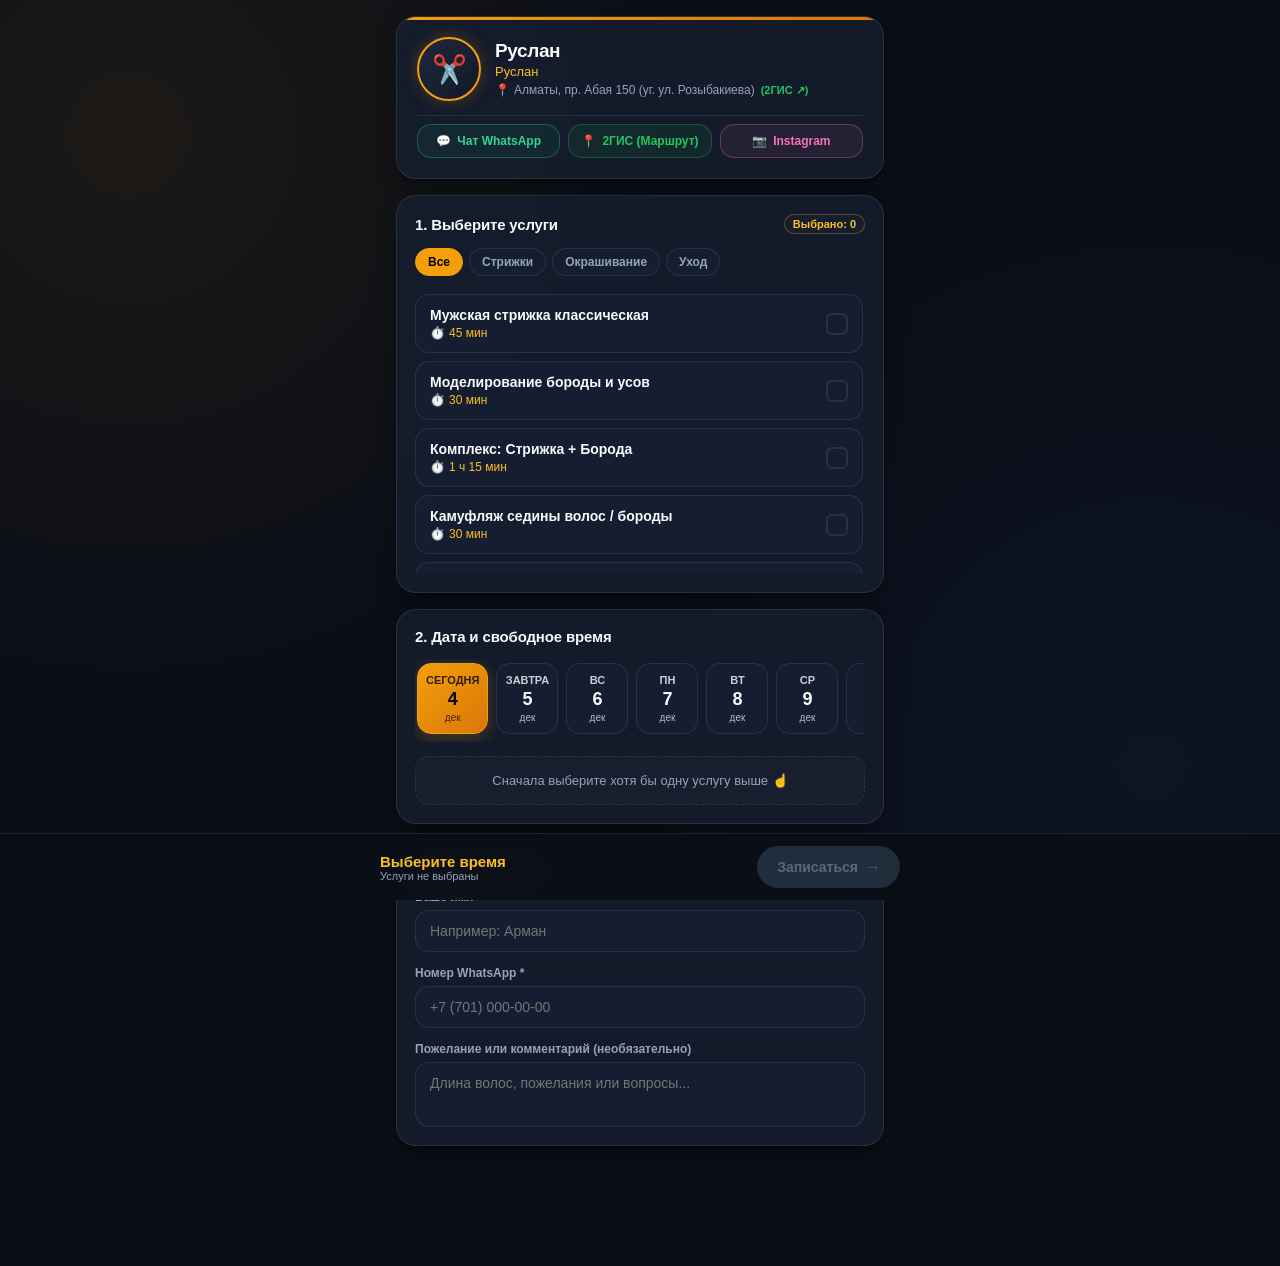
<file: book.html>
<!DOCTYPE html>
<html lang="ru">
<head>
  <meta charset="UTF-8">
  <meta name="viewport" content="width=device-width, initial-scale=1.0, viewport-fit=cover, maximum-scale=1.0, user-scalable=no">
  <title>Онлайн-запись — HairStudio</title>
  <meta name="description" content="Удобная онлайн-запись к мастеру без регистрации и скачивания приложений">
  <meta http-equiv="Content-Security-Policy" content="default-src 'self'; script-src 'self' 'unsafe-inline'; style-src 'self' 'unsafe-inline' https://fonts.googleapis.com; font-src https://fonts.gstatic.com; img-src 'self' data:; connect-src 'self' https://*.supabase.co wss://*.supabase.co;">


  <!-- PWA & Mobile Meta -->
  <meta name="theme-color" content="#0a0e17">
  <meta name="apple-mobile-web-app-capable" content="yes">
  <meta name="apple-mobile-web-app-status-bar-style" content="black-translucent">
  <link rel="apple-touch-icon" href="icons/icon-192.png">

  <!-- Google Fonts: Outfit -->
  <link rel="preconnect" href="https://fonts.googleapis.com">
  <link rel="preconnect" href="https://fonts.gstatic.com" crossorigin>
  <link href="https://fonts.googleapis.com/css2?family=Outfit:wght@400;500;600;700;800&display=swap" rel="stylesheet">

  <link rel="stylesheet" href="css/book.css?v=30">
</head>
<body>

  <div class="booking-container">

    <!-- 1. Master Profile Header -->
    <header class="master-header-card" id="masterHeader">
      <div class="master-top-row">
        <div class="master-avatar" id="masterAvatar">✂️</div>
        <div class="master-meta">
          <h1 class="master-title">
            <span id="masterName">Загрузка мастера...</span>
          </h1>
          <div class="master-salon" id="masterSalon">HairStudio</div>
          <a href="#" id="linkMasterLocation" class="master-location" target="_blank" rel="noopener" style="text-decoration: none; display: inline-flex; align-items: center; gap: 4px; color: var(--text-muted); cursor: pointer;" title="Открыть адрес в 2ГИС">
            <span>📍</span> <span id="masterAddress">Алматы, пр. Абая 150</span> <span style="font-size: 11px; color: #22c55e; font-weight: 600; margin-left: 2px;">(2ГИС ↗)</span>
          </a>
        </div>
      </div>

      <div class="master-contacts-row">
        <a href="#" id="linkMasterWhatsapp" class="btn-contact whatsapp" target="_blank" rel="noopener">
          <span>💬</span> Чат WhatsApp
        </a>
        <a href="#" id="linkMaster2Gis" class="btn-contact twogis" target="_blank" rel="noopener">
          <span>📍</span> 2ГИС (Маршрут)
        </a>
        <a href="#" id="linkMasterInstagram" class="btn-contact instagram" target="_blank" rel="noopener" style="display: none;">
          <span>📷</span> Instagram
        </a>
      </div>
    </header>

    <!-- Inactive / Expired Notice -->
    <div id="bookingInactiveNotice" style="display: none; background: var(--bg-card); border: 1px solid rgba(239, 68, 68, 0.35); border-radius: var(--radius-lg); padding: 32px 20px; text-align: center; box-shadow: var(--shadow-card);">
      <div style="font-size: 40px; margin-bottom: 12px;">⏸️</div>
      <h2 style="font-size: 18px; font-weight: 700; color: #f87171; margin-bottom: 8px;">Онлайн-запись временно приостановлена</h2>
      <p style="font-size: 13px; color: var(--text-muted); line-height: 1.5; margin-bottom: 20px;">
        Мастер временно не принимает онлайн-записи через сайт. Вы можете связаться с мастером напрямую:
      </p>
      <div style="display: flex; flex-direction: column; gap: 10px;">
        <a href="#" id="linkInactiveWhatsapp" class="btn-contact whatsapp" target="_blank" rel="noopener" style="padding: 13px; font-size: 14px; font-weight: 700;">
          <span>💬</span> Написать мастеру в WhatsApp
        </a>
      </div>
    </div>

    <div id="bookingStepsWrapper" style="display: flex; flex-direction: column; gap: 16px;">
      <!-- 2. Select Services (NO PRICES!) -->
      <section class="section-card">
        <div class="section-header">
          <h2 class="section-title">
            <span>1. Выберите услуги</span>
          </h2>
          <span class="section-badge" id="selectedCountBadge">Выбрано: 0</span>
        </div>

        <!-- Categories Filter -->
        <div class="chips-row" id="serviceCategoryChips">
          <button type="button" class="chip-btn active" data-category="all">Все</button>
          <button type="button" class="chip-btn" data-category="Стрижки">Стрижки</button>
          <button type="button" class="chip-btn" data-category="Окрашивание">Окрашивание</button>
          <button type="button" class="chip-btn" data-category="Уход">Уход</button>
        </div>

        <!-- Services List (Duration only, no price) -->
        <div class="services-list" id="servicesList">
          <div class="no-slots-alert">Загрузка услуг...</div>
        </div>

        <!-- Summary duration badge -->
        <div class="duration-summary" id="durationSummary" style="display: none;">
          <span>⏱️ Расчетное время визита:</span>
          <strong id="totalDurationText">45 мин</strong>
        </div>
      </section>

      <!-- 3. Select Date and Free Time Slot -->
      <section class="section-card">
        <div class="section-header">
          <h2 class="section-title">
            <span>2. Дата и свободное время</span>
          </h2>
        </div>

        <!-- Horizontal Date Strip (14 days) -->
        <div class="date-scroll-wrap" id="bookingDateStrip">
          <!-- Generated dynamically via JS -->
        </div>

        <!-- Time Slots Grid -->
        <div id="slotsContainer" style="display: flex; flex-direction: column; gap: 12px;">
          <div class="no-slots-alert">Выберите услугу и дату для отображения свободных окон</div>
        </div>
      </section>

      <!-- 4. Client Contact Form -->
      <section class="section-card">
        <div class="section-header">
          <h2 class="section-title">
            <span>3. Ваши контакты</span>
          </h2>
        </div>

        <div class="form-group">
          <label class="form-label" for="clientNameInput">Ваше имя *</label>
          <input type="text" id="clientNameInput" class="form-input" placeholder="Например: Арман" required autocomplete="name">
        </div>

        <div class="form-group">
          <label class="form-label" for="clientPhoneInput">Номер WhatsApp *</label>
          <input type="tel" id="clientPhoneInput" class="form-input" placeholder="+7 (701) 000-00-00" required autocomplete="tel">
        </div>

        <div class="form-group">
          <label class="form-label" for="clientNoteInput">Пожелание или комментарий (необязательно)</label>
          <textarea id="clientNoteInput" class="form-textarea" placeholder="Длина волос, пожелания или вопросы..."></textarea>
        </div>
      </section>
    </div>

  </div>

  <!-- Sticky Bottom Summary & Submit Bar -->
  <aside class="bottom-booking-bar">
    <div class="bar-inner">
      <div class="bar-summary">
        <div class="bar-time" id="barSelectedTimeLabel">Выберите время</div>
        <div class="bar-sub" id="barSelectedServicesLabel">Услуги не выбраны</div>
      </div>
      <button type="button" id="btnSubmitBooking" class="btn-submit-booking" disabled>
        <span>Записаться</span>
        <span>→</span>
      </button>
    </div>
  </aside>

  <!-- Success Confirmation Modal -->
  <div id="modalBookingSuccess" class="success-modal">
    <div class="success-card">
      <div class="success-icon">🎉</div>
      <h3 class="success-title">Заявка отправлена!</h3>
      <p class="success-text">
        Мастер проверит свой рабочий график и подтвердит вашу запись сообщением в WhatsApp.
      </p>

      <div class="success-details" id="successDetailsBox">
        <div class="success-detail-row">
          <span>Дата:</span>
          <strong id="successDateVal">--</strong>
        </div>
        <div class="success-detail-row">
          <span>Время:</span>
          <strong id="successTimeVal">--</strong>
        </div>
        <div class="success-detail-row">
          <span>Услуги:</span>
          <strong id="successServicesVal">--</strong>
        </div>
        <div class="success-detail-row">
          <span>Мастер:</span>
          <strong id="successMasterVal">--</strong>
        </div>
        <div class="success-detail-row">
          <span>Адрес:</span>
          <strong id="successAddressVal">--</strong>
        </div>
      </div>

      <a href="#" id="btnOpenMasterWhatsappDirect" class="btn-success-action whatsapp" target="_blank" rel="noopener">
        💬 Написать мастеру в WhatsApp
      </a>
      <button type="button" id="btnCloseSuccess" class="btn-success-action secondary">
        Закрыть
      </button>
    </div>
  </div>

  <!-- Scripts -->
  <script src="js/supabase-sync.js?v=30"></script>
  <script src="js/book.js?v=30"></script>
</body>
</html>
</file>
<file: css/style.css>
/* ==========================================================
   HairStudio - Luxury Mobile PWA Design System
   Sleek Dark Theme with Warm Amber/Gold Luxury Accents
   ========================================================== */

:root {
  /* Color Palette */
  --bg-primary: #0a0e17;
  --bg-secondary: #111827;
  --bg-card: rgba(22, 30, 46, 0.75);
  --bg-card-hover: rgba(30, 41, 59, 0.85);
  --bg-input: #151d30;
  --bg-modal: #111827;

  --accent-gold: #f59e0b;
  --accent-gold-light: #fbbf24;
  --accent-gold-glow: rgba(245, 158, 11, 0.25);
  --accent-gold-gradient: linear-gradient(135deg, #f59e0b 0%, #d97706 100%);
  --accent-emerald-gradient: linear-gradient(135deg, #10b981 0%, #059669 100%);
  --accent-rose-gradient: linear-gradient(135deg, #f43f5e 0%, #e11d48 100%);
  --accent-blue-gradient: linear-gradient(135deg, #3b82f6 0%, #1d4ed8 100%);

  --text-main: #f8fafc;
  --text-muted: #94a3b8;
  --text-subtle: #64748b;

  --status-scheduled: #38bdf8;
  --status-completed: #10b981;
  --status-cancelled: #f43f5e;

  --border-color: rgba(255, 255, 255, 0.08);
  --border-accent: rgba(245, 158, 11, 0.35);

  --shadow-card: 0 10px 25px -5px rgba(0, 0, 0, 0.4), 0 8px 10px -6px rgba(0, 0, 0, 0.3);
  --shadow-glow: 0 0 20px rgba(245, 158, 11, 0.2);

  --radius-sm: 8px;
  --radius-md: 14px;
  --radius-lg: 20px;
  --radius-full: 9999px;

  --font-sans: 'Outfit', -apple-system, BlinkMacSystemFont, 'Segoe UI', Roboto, Helvetica, Arial, sans-serif;
  --transition-fast: 0.2s cubic-bezier(0.4, 0, 0.2, 1);
  --transition-smooth: 0.35s cubic-bezier(0.16, 1, 0.3, 1);
}

/* Light Theme Variables */
[data-theme="light"] {
  --bg-primary: #f6f8fb;
  --bg-secondary: #ffffff;
  --bg-card: #ffffff;
  --bg-card-hover: #f1f5f9;
  --bg-input: #f1f5f9;
  --bg-modal: #ffffff;

  --accent-gold: #d97706;
  --accent-gold-light: #b45309;
  --accent-gold-glow: rgba(217, 119, 6, 0.15);
  --accent-gold-gradient: linear-gradient(135deg, #f59e0b 0%, #d97706 100%);
  --accent-emerald-gradient: linear-gradient(135deg, #10b981 0%, #059669 100%);
  --accent-rose-gradient: linear-gradient(135deg, #f43f5e 0%, #e11d48 100%);
  --accent-blue-gradient: linear-gradient(135deg, #3b82f6 0%, #1d4ed8 100%);

  --text-main: #0f172a;
  --text-muted: #64748b;
  --text-subtle: #94a3b8;

  --status-scheduled: #0284c7;
  --status-completed: #059669;
  --status-cancelled: #e11d48;

  --border-color: rgba(0, 0, 0, 0.08);
  --border-accent: rgba(217, 119, 6, 0.35);

  --shadow-card: 0 4px 18px rgba(0, 0, 0, 0.05), 0 1px 3px rgba(0, 0, 0, 0.03);
  --shadow-glow: 0 0 15px rgba(217, 119, 6, 0.15);
}

[data-theme="light"] body {
  background-image: 
    radial-gradient(circle at 10% 15%, rgba(245, 158, 11, 0.06) 0%, transparent 40%),
    radial-gradient(circle at 90% 85%, rgba(59, 130, 246, 0.04) 0%, transparent 40%);
}

[data-theme="light"] .app-header {
  background: rgba(255, 255, 255, 0.9);
}

[data-theme="light"] .bottom-nav {
  background: rgba(255, 255, 255, 0.94);
}

[data-theme="light"] .daily-banner {
  background: linear-gradient(135deg, #ffffff 0%, #f8fafc 100%);
}

[data-theme="light"] .modal-sheet {
  background: #ffffff;
  box-shadow: 0 -10px 40px rgba(0, 0, 0, 0.15);
}

[data-theme="light"] .modal-handle {
  background: rgba(0, 0, 0, 0.22);
}

[data-theme="light"] .modal-handle:active {
  background: rgba(0, 0, 0, 0.4);
}

[data-theme="light"] .timeline-empty-slot {
  border: 1px dashed rgba(0, 0, 0, 0.15);
  background: rgba(0, 0, 0, 0.015);
}

[data-theme="light"] .service-tag {
  background: rgba(0, 0, 0, 0.04);
  color: #334155;
}

[data-theme="light"] .actions-legend {
  background: rgba(0, 0, 0, 0.02);
  border: 1px solid rgba(0, 0, 0, 0.07);
}

[data-theme="light"] .stat-card.full-width {
  background: linear-gradient(135deg, rgba(245, 158, 11, 0.12) 0%, rgba(255, 255, 255, 0.95) 100%);
}

[data-theme="light"] .toast {
  background: rgba(255, 255, 255, 0.96);
  color: #0f172a;
  box-shadow: 0 10px 25px rgba(0, 0, 0, 0.15);
}

[data-theme="light"] .client-formula-box {
  background: rgba(245, 158, 11, 0.08);
}

[data-theme="light"] .selected-service-chip {
  background: rgba(217, 119, 6, 0.07);
}

[data-theme="light"] .client-card-preview {
  background: rgba(217, 119, 6, 0.07);
}

[data-theme="light"] .badge-status.scheduled {
  background: rgba(2, 132, 199, 0.12);
  color: #0369a1;
  border-color: rgba(2, 132, 199, 0.25);
}

[data-theme="light"] .badge-status.completed {
  background: rgba(5, 150, 105, 0.12);
  color: #047857;
  border-color: rgba(5, 150, 105, 0.25);
}

[data-theme="light"] .badge-status.cancelled {
  background: rgba(225, 29, 72, 0.12);
  color: #be123c;
  border-color: rgba(225, 29, 72, 0.25);
}

[data-theme="light"] .materials-note {
  color: #1e293b;
  background: rgba(217, 119, 6, 0.09);
  border-left-color: var(--accent-gold);
}

[data-theme="light"] .channel-badge.phone {
  background: rgba(37, 99, 235, 0.1);
  border-color: rgba(37, 99, 235, 0.25);
  color: #1d4ed8;
}

[data-theme="light"] .channel-badge.whatsapp {
  background: rgba(16, 185, 129, 0.1);
  border-color: rgba(16, 185, 129, 0.25);
  color: #047857;
}

[data-theme="light"] .btn-action-small.whatsapp {
  color: #059669;
  background: rgba(16, 185, 129, 0.12);
  border-color: rgba(16, 185, 129, 0.25);
}

[data-theme="light"] .btn-action-small.call {
  color: #1d4ed8;
  background: rgba(37, 99, 235, 0.12);
  border-color: rgba(37, 99, 235, 0.25);
}

[data-theme="light"] .empty-services-hint {
  border-color: rgba(0, 0, 0, 0.12);
  background: rgba(0, 0, 0, 0.02);
}

[data-theme="light"] .client-formula-box {
  background: rgba(217, 119, 6, 0.08);
  color: #1e293b;
}

[data-theme="light"] strong {
  color: var(--text-main);
}

.theme-choice-btn {
  transition: var(--transition-fast);
}

.theme-choice-btn.active {
  background: var(--accent-gold-gradient) !important;
  color: #0b0f19 !important;
  border-color: var(--accent-gold-light) !important;
}

/* Reset & Base */
*, *::before, *::after {
  box-sizing: border-box;
  margin: 0;
  padding: 0;
  -webkit-tap-highlight-color: transparent;
}

html, body {
  width: 100%;
  max-width: 100vw;
  height: 100%;
  background-color: var(--bg-primary);
  color: var(--text-main);
  font-family: var(--font-sans);
  font-size: 15px;
  line-height: 1.5;
  overflow-x: hidden !important;
  overscroll-behavior-x: none;
  touch-action: pan-y;
  user-select: none;
  -webkit-user-select: none;
  box-sizing: border-box;
}

body {
  display: flex;
  flex-direction: column;
  min-height: 100vh;
  min-height: 100dvh;
  width: 100%;
  max-width: 100vw;
  overflow-x: hidden !important;
  overscroll-behavior-x: none;
  touch-action: pan-y;
  padding-top: env(safe-area-inset-top, 0px);
  padding-bottom: calc(75px + env(safe-area-inset-bottom, 12px));
  background-image: 
    radial-gradient(circle at 10% 15%, rgba(245, 158, 11, 0.07) 0%, transparent 40%),
    radial-gradient(circle at 90% 85%, rgba(59, 130, 246, 0.05) 0%, transparent 40%);
  background-attachment: fixed;
  box-sizing: border-box;
}

/* App Header */
.app-header {
  position: sticky;
  top: 0;
  z-index: 40;
  display: flex;
  align-items: center;
  justify-content: space-between;
  padding: 12px 18px;
  background: rgba(10, 14, 23, 0.85);
  backdrop-filter: blur(16px);
  -webkit-backdrop-filter: blur(16px);
  border-bottom: 1px solid var(--border-color);
}

.brand-wrapper {
  display: flex;
  align-items: center;
  gap: 10px;
}

.brand-icon-wrapper {
  width: 38px;
  height: 38px;
  border-radius: var(--radius-md);
  overflow: hidden;
  border: 1px solid var(--border-accent);
  box-shadow: var(--shadow-glow);
}

.brand-icon-wrapper img {
  width: 100%;
  height: 100%;
  object-fit: cover;
}

.brand-title {
  font-size: 18px;
  font-weight: 700;
  letter-spacing: -0.3px;
  color: var(--text-main);
  display: flex;
  align-items: center;
  gap: 6px;
}

.brand-badge {
  font-size: 10px;
  font-weight: 600;
  text-transform: uppercase;
  letter-spacing: 0.8px;
  padding: 2px 7px;
  background: rgba(245, 158, 11, 0.15);
  color: var(--accent-gold-light);
  border-radius: var(--radius-full);
  border: 1px solid rgba(245, 158, 11, 0.3);
}

.header-actions {
  display: flex;
  align-items: center;
  gap: 8px;
}

.btn-icon {
  background: var(--bg-card);
  border: 1px solid var(--border-color);
  color: var(--text-muted);
  width: 40px;
  height: 40px;
  border-radius: var(--radius-md);
  display: flex;
  align-items: center;
  justify-content: center;
  cursor: pointer;
  touch-action: manipulation;
  -webkit-tap-highlight-color: transparent;
  transition: var(--transition-fast);
}

.btn-icon:hover, .btn-icon:active {
  color: var(--text-main);
  background: var(--bg-card-hover);
  border-color: var(--accent-gold);
  transform: translateY(-1px);
}

/* Quick Daily Banner */
.daily-banner {
  padding: 8px 12px;
  margin: 6px 16px 4px;
  width: calc(100% - 32px);
  max-width: calc(100% - 32px);
  box-sizing: border-box;
  background: linear-gradient(135deg, rgba(30, 41, 59, 0.6) 0%, rgba(15, 23, 42, 0.8) 100%);
  border: 1px solid var(--border-color);
  border-radius: var(--radius-md);
  backdrop-filter: blur(12px);
  -webkit-backdrop-filter: blur(12px);
  display: flex;
  justify-content: space-between;
  align-items: center;
  box-shadow: var(--shadow-sm);
  overflow: hidden;
}

.banner-left {
  display: flex;
  align-items: baseline;
  gap: 8px;
  min-width: 0;
  overflow: hidden;
}

.banner-title {
  font-size: 11px;
  font-weight: 700;
  color: var(--accent-gold);
  text-transform: uppercase;
  letter-spacing: 0.6px;
  flex-shrink: 0;
}

.banner-date {
  font-size: 13px;
  font-weight: 600;
  color: var(--text-main);
  margin-top: 0;
  overflow: hidden;
  text-overflow: ellipsis;
  white-space: nowrap;
}

.banner-stats {
  display: flex;
  align-items: center;
  gap: 10px;
  flex-shrink: 0;
}

.banner-stat-item {
  display: flex;
  align-items: baseline;
  gap: 4px;
  text-align: right;
  white-space: nowrap;
}

.banner-stat-label {
  font-size: 11px;
  color: var(--text-muted);
}

.banner-stat-value {
  font-size: 13px;
  font-weight: 700;
  color: var(--accent-gold-light);
}

/* Main Container */
.main-content {
  flex: 1;
  padding: 10px 16px;
  max-width: 600px;
  margin: 0 auto;
  width: 100%;
  box-sizing: border-box;
  overflow-x: hidden;
}

/* Tab Screens */
.tab-screen {
  display: none;
  animation: fadeIn 0.3s ease;
  width: 100%;
  max-width: 100%;
  box-sizing: border-box;
}

.tab-screen.active {
  display: block;
}

@keyframes fadeIn {
  from { opacity: 0; transform: translateY(8px); }
  to { opacity: 1; transform: translateY(0); }
}

/* Date Navigation Bar */
.date-nav-bar {
  display: flex;
  align-items: center;
  justify-content: space-between;
  margin-bottom: 8px;
  padding: 6px 8px;
  background: var(--bg-card);
  border: 1px solid var(--border-color);
  border-radius: var(--radius-md);
  gap: 8px;
}

.date-nav-left {
  display: flex;
  align-items: center;
  gap: 4px;
}

.btn-date-nav {
  background: var(--bg-surface);
  border: 1px solid var(--border-color);
  color: var(--text-main);
  border-radius: var(--radius-sm);
  width: 32px;
  height: 32px;
  display: inline-flex;
  align-items: center;
  justify-content: center;
  cursor: pointer;
  font-size: 11px;
  transition: var(--transition-fast);
}

.btn-date-nav:hover, .btn-date-nav:active {
  border-color: var(--accent-gold);
  color: var(--accent-gold);
}

.btn-date-today {
  background: var(--bg-surface);
  border: 1px solid var(--border-color);
  color: var(--text-main);
  border-radius: var(--radius-sm);
  padding: 0 10px;
  height: 32px;
  font-size: 12px;
  font-weight: 600;
  cursor: pointer;
  transition: var(--transition-fast);
}

.btn-date-today:hover, .btn-date-today:active {
  border-color: var(--accent-gold);
  color: var(--accent-gold);
}

.date-nav-center {
  flex: 1;
  text-align: center;
  font-weight: 600;
  font-size: 14px;
  color: var(--text-main);
  letter-spacing: 0.2px;
  text-transform: capitalize;
  user-select: none;
}

.date-nav-right {
  display: flex;
  align-items: center;
}

.btn-calendar-picker {
  position: relative;
  display: inline-flex;
  align-items: center;
  justify-content: center;
  background: var(--bg-surface);
  border: 1px solid var(--border-color);
  border-radius: var(--radius-sm);
  width: 34px;
  height: 32px;
  cursor: pointer;
  transition: var(--transition-fast);
}

.btn-calendar-picker:hover, .btn-calendar-picker:active {
  border-color: var(--accent-gold);
}

.btn-calendar-picker .calendar-icon {
  font-size: 15px;
  pointer-events: none;
}

.visually-hidden-date-input {
  position: absolute;
  top: 0;
  left: 0;
  width: 100%;
  height: 100%;
  opacity: 0;
  cursor: pointer;
}

/* Horizontal Date Strip (Календарь) */
.date-strip-container {
  display: flex;
  gap: 8px;
  overflow-x: auto;
  padding: 4px 2px 14px;
  scrollbar-width: none;
  -webkit-overflow-scrolling: touch;
  width: 100%;
  max-width: 100%;
  box-sizing: border-box;
}

.date-strip-container::-webkit-scrollbar {
  display: none;
}

.date-card {
  flex: 0 0 62px;
  height: 74px;
  background: var(--bg-card);
  border: 1px solid var(--border-color);
  border-radius: var(--radius-md);
  display: flex;
  flex-direction: column;
  align-items: center;
  justify-content: center;
  cursor: pointer;
  transition: var(--transition-fast);
}

.date-card .day-name {
  font-size: 11px;
  font-weight: 500;
  color: var(--text-muted);
  text-transform: uppercase;
}

.date-card .day-number {
  font-size: 18px;
  font-weight: 700;
  color: var(--text-main);
  margin: 3px 0;
}

.date-card .date-dot {
  width: 5px;
  height: 5px;
  border-radius: var(--radius-full);
  background: transparent;
}

.date-card.has-appointments .date-dot {
  background: var(--accent-gold);
  box-shadow: 0 0 6px var(--accent-gold);
}

.date-card.active {
  background: var(--accent-gold-gradient);
  border-color: var(--accent-gold-light);
  transform: translateY(-2px);
  box-shadow: 0 6px 16px rgba(245, 158, 11, 0.35);
}

.date-card.active .day-name,
.date-card.active .day-number {
  color: #0b0f19;
  font-weight: 800;
}

.date-card.active .date-dot {
  background: #0b0f19;
}

/* Appointment List & Cards */
.appointments-list {
  display: flex;
  flex-direction: column;
  gap: 12px;
  margin-top: 10px;
}

.empty-state {
  display: flex;
  flex-direction: column;
  align-items: center;
  justify-content: center;
  text-align: center;
  padding: 40px 20px;
  background: var(--bg-card);
  border: 1px dashed var(--border-color);
  border-radius: var(--radius-lg);
  color: var(--text-muted);
}

.empty-icon {
  font-size: 42px;
  margin-bottom: 12px;
  opacity: 0.8;
}

.appointment-card {
  contain: content;
  background: var(--bg-card);
  border: 1px solid var(--border-color);
  border-radius: var(--radius-lg);
  padding: 14px;
  backdrop-filter: blur(12px);
  -webkit-backdrop-filter: blur(12px);
  box-shadow: var(--shadow-card);
  display: flex;
  flex-direction: column;
  gap: 8px;
  transition: transform 0.15s ease, border-color 0.15s ease, box-shadow 0.15s ease;
  position: relative;
  overflow: hidden;
  cursor: pointer;
  -webkit-tap-highlight-color: transparent;
  user-select: none;
  width: 100%;
  max-width: 100%;
  box-sizing: border-box;
}

.appointment-card:hover {
  border-color: rgba(212, 163, 115, 0.4);
  box-shadow: 0 4px 20px rgba(0, 0, 0, 0.25);
}

.appointment-card:active {
  transform: scale(0.985);
  opacity: 0.94;
}

[data-theme="light"] .appointment-card:hover {
  border-color: rgba(180, 83, 9, 0.35);
  box-shadow: 0 4px 16px rgba(0, 0, 0, 0.08);
}

.appointment-card::before {
  content: '';
  position: absolute;
  top: 0;
  left: 0;
  bottom: 0;
  width: 4px;
  background: var(--accent-gold);
  border-radius: 4px 0 0 4px;
  transition: background-color 0.2s ease;
}

.appointment-card.is-past::before { background: var(--status-completed); }
.appointment-card.status-scheduled::before { background: var(--accent-gold); }
.appointment-card.status-completed::before { background: var(--status-completed); }
.appointment-card.status-cancelled::before { background: var(--status-cancelled); }

.card-top {
  display: flex;
  justify-content: space-between;
  align-items: center;
  gap: 8px;
  width: 100%;
  min-width: 0;
  box-sizing: border-box;
  flex-wrap: wrap;
}

.time-slot {
  display: flex;
  align-items: center;
  gap: 4px;
  font-size: 14px;
  font-weight: 700;
  color: var(--accent-gold-light);
  min-width: 0;
  flex-wrap: wrap;
}

.badge-status {
  font-size: 11px;
  font-weight: 600;
  padding: 3px 10px;
  border-radius: var(--radius-full);
}

.badge-status.scheduled {
  background: rgba(56, 189, 248, 0.15);
  color: var(--status-scheduled);
  border: 1px solid rgba(56, 189, 248, 0.3);
}

.badge-status.completed {
  background: rgba(16, 185, 129, 0.15);
  color: var(--status-completed);
  border: 1px solid rgba(16, 185, 129, 0.3);
}

.badge-status.cancelled {
  background: rgba(244, 63, 94, 0.15);
  color: var(--status-cancelled);
  border: 1px solid rgba(244, 63, 94, 0.3);
}

.card-client-info {
  display: flex;
  flex-direction: column;
  gap: 2px;
  min-width: 0;
  width: 100%;
  overflow: hidden;
  box-sizing: border-box;
}

.client-name {
  font-size: 16px;
  font-weight: 700;
  color: var(--text-main);
  overflow: hidden;
  text-overflow: ellipsis;
  white-space: nowrap;
  min-width: 0;
}

.client-phone {
  font-size: 13px;
  color: var(--text-muted);
  display: flex;
  align-items: center;
  gap: 6px;
}

.services-tags {
  display: flex;
  flex-wrap: wrap;
  gap: 6px;
  margin: 4px 0;
}

.service-tag {
  font-size: 12px;
  background: rgba(255, 255, 255, 0.05);
  border: 1px solid var(--border-color);
  padding: 4px 10px;
  border-radius: var(--radius-md);
  color: #cbd5e1;
}

.materials-note {
  font-size: 12px;
  color: var(--text-main);
  background: rgba(245, 158, 11, 0.08);
  border-left: 2px solid var(--accent-gold);
  padding: 6px 10px;
  border-radius: 4px;
}

.card-footer {
  display: flex;
  justify-content: space-between;
  align-items: center;
  border-top: 1px solid var(--border-color);
  padding-top: 10px;
  margin-top: 4px;
  flex-wrap: wrap;
  gap: 8px;
  width: 100%;
  box-sizing: border-box;
}

.price-tag {
  font-size: 18px;
  font-weight: 800;
  color: var(--accent-gold-light);
  white-space: nowrap;
  flex-shrink: 0;
}

.quick-actions {
  display: flex;
  gap: 8px;
  flex-wrap: wrap;
  align-items: center;
}

.btn-action-small {
  width: 40px;
  height: 40px;
  border-radius: var(--radius-md);
  background: var(--bg-card-hover);
  border: 1px solid var(--border-color);
  color: var(--text-main);
  display: flex;
  align-items: center;
  justify-content: center;
  cursor: pointer;
  transition: var(--transition-fast);
  text-decoration: none;
  font-size: 18px;
}

.btn-action-small.whatsapp {
  background: rgba(37, 211, 102, 0.15);
  border-color: rgba(37, 211, 102, 0.4);
  color: #25d366;
}

.btn-action-small.call {
  background: rgba(59, 130, 246, 0.15);
  border-color: rgba(59, 130, 246, 0.4);
  color: #3b82f6;
}

/* Floating Action Button (FAB) */
.fab-button {
  position: fixed;
  bottom: calc(85px + env(safe-area-inset-bottom, 12px));
  right: 20px;
  width: 58px;
  height: 58px;
  border-radius: var(--radius-full);
  background: var(--accent-gold-gradient);
  color: #0b0f19;
  border: none;
  display: flex;
  align-items: center;
  justify-content: center;
  font-size: 28px;
  font-weight: 700;
  box-shadow: 0 8px 24px rgba(245, 158, 11, 0.45);
  cursor: pointer;
  z-index: 30;
  transition: var(--transition-smooth);
}

.fab-button:active {
  transform: scale(0.92);
}

/* Bottom Navigation */
.bottom-nav {
  position: fixed;
  bottom: 0;
  left: 0;
  right: 0;
  height: calc(65px + env(safe-area-inset-bottom, 12px));
  padding-bottom: env(safe-area-inset-bottom, 12px);
  background: rgba(10, 14, 23, 0.92);
  backdrop-filter: blur(20px);
  -webkit-backdrop-filter: blur(20px);
  border-top: 1px solid var(--border-color);
  display: flex;
  justify-content: space-around;
  align-items: center;
  z-index: 50;
}

.nav-item {
  display: flex;
  flex-direction: column;
  align-items: center;
  justify-content: center;
  gap: 4px;
  color: var(--text-muted);
  text-decoration: none;
  font-size: 11px;
  font-weight: 600;
  cursor: pointer;
  padding: 6px 12px;
  transition: var(--transition-fast);
  border: none;
  background: none;
}

.nav-item .nav-icon {
  font-size: 20px;
  transition: var(--transition-fast);
}

.nav-item.active {
  color: var(--accent-gold-light);
}

.nav-item.active .nav-icon {
  transform: translateY(-2px) scale(1.1);
}

/* Finance / Dashboard Screen */
.stats-grid {
  display: grid;
  grid-template-columns: repeat(2, 1fr);
  gap: 12px;
  margin-bottom: 16px;
}

.stat-card {
  background: var(--bg-card);
  border: 1px solid var(--border-color);
  border-radius: var(--radius-lg);
  padding: 16px;
  backdrop-filter: blur(12px);
  box-shadow: var(--shadow-card);
}

.stat-card.full-width {
  grid-column: span 2;
  background: linear-gradient(135deg, rgba(245, 158, 11, 0.12) 0%, rgba(17, 24, 39, 0.8) 100%);
  border-color: var(--border-accent);
}

.stat-card-title {
  font-size: 12px;
  color: var(--text-muted);
  text-transform: uppercase;
  font-weight: 600;
  margin-bottom: 6px;
}

.stat-card-value {
  font-size: 24px;
  font-weight: 800;
  color: var(--text-main);
}

.stat-card-value.profit {
  color: var(--status-completed);
}

.stat-card-value.expense {
  color: var(--status-cancelled);
}

.stat-card-sub {
  font-size: 12px;
  color: var(--text-subtle);
  margin-top: 4px;
}

.period-selector {
  display: flex;
  background: var(--bg-card);
  border: 1px solid var(--border-color);
  border-radius: var(--radius-md);
  padding: 3px;
  margin-bottom: 16px;
  gap: 4px;
  overflow-x: auto;
  scrollbar-width: none;
}

.period-selector::-webkit-scrollbar {
  display: none;
}

.period-btn {
  flex: 1 0 auto;
  white-space: nowrap;
  background: none;
  border: none;
  color: var(--text-muted);
  font-size: 12px;
  font-weight: 600;
  padding: 8px 8px;
  border-radius: var(--radius-sm);
  cursor: pointer;
  transition: var(--transition-fast);
}

.period-btn.active {
  background: var(--accent-gold-gradient);
  color: #0b0f19;
  font-weight: 700;
}

/* Category Filter Chips */
.chips-filter {
  display: flex;
  gap: 8px;
  overflow-x: auto;
  padding: 4px 0 14px;
  scrollbar-width: none;
}

.chips-filter::-webkit-scrollbar {
  display: none;
}

.chip-btn {
  flex-shrink: 0;
  padding: 8px 14px;
  background: var(--bg-card);
  border: 1px solid var(--border-color);
  border-radius: var(--radius-full);
  color: var(--text-muted);
  font-size: 13px;
  font-weight: 600;
  cursor: pointer;
  transition: var(--transition-fast);
}

.chip-btn.active {
  background: rgba(245, 158, 11, 0.2);
  border-color: var(--accent-gold);
  color: var(--accent-gold-light);
}

/* Item List (Services & Expenses) */
.data-list {
  display: flex;
  flex-direction: column;
  gap: 10px;
}

.data-item-card {
  contain: content;
  background: var(--bg-card);
  border: 1px solid var(--border-color);
  border-radius: var(--radius-md);
  padding: 14px 16px;
  display: flex;
  justify-content: space-between;
  align-items: center;
  box-shadow: var(--shadow-card);
  transition: var(--transition-fast);
}

.item-left {
  display: flex;
  flex-direction: column;
  gap: 2px;
}

.item-title {
  font-size: 15px;
  font-weight: 600;
  color: var(--text-main);
}

.item-meta {
  font-size: 12px;
  color: var(--text-muted);
  display: flex;
  gap: 8px;
}

.item-right {
  display: flex;
  align-items: center;
  gap: 12px;
}

.item-price {
  font-size: 16px;
  font-weight: 700;
  color: var(--accent-gold-light);
  white-space: nowrap;
}

.item-price.expense {
  color: var(--status-cancelled);
}

/* Modals & Bottom Sheets */
.modal-backdrop {
  position: fixed;
  inset: 0;
  background: rgba(0, 0, 0, 0.7);
  backdrop-filter: blur(8px);
  -webkit-backdrop-filter: blur(8px);
  z-index: 100;
  display: none;
  align-items: flex-end;
  justify-content: center;
  opacity: 0;
  transition: opacity 0.25s ease;
}

.modal-backdrop.active {
  display: flex;
  opacity: 1;
}

.modal-sheet {
  background: var(--bg-modal);
  border-top: 1px solid var(--border-color);
  border-top-left-radius: var(--radius-lg);
  border-top-right-radius: var(--radius-lg);
  width: 100%;
  max-width: min(640px, 100vw);
  max-height: 90vh;
  display: flex;
  flex-direction: column;
  overflow: hidden;
  overflow-x: hidden !important;
  overscroll-behavior-y: contain;
  touch-action: pan-y !important;
  box-sizing: border-box;
  box-shadow: 0 -10px 40px rgba(0, 0, 0, 0.7);
  transform: translateY(100%);
  transition: transform 0.3s cubic-bezier(0.16, 1, 0.3, 1);
  padding-bottom: env(safe-area-inset-bottom, 16px);
  will-change: transform;
}

.modal-backdrop.active .modal-sheet {
  transform: translateY(0);
}

.modal-handle {
  width: 44px;
  height: 5px;
  background: rgba(255, 255, 255, 0.28);
  border-radius: var(--radius-full);
  margin: 10px auto 6px;
  flex-shrink: 0;
  cursor: grab;
  position: relative;
  touch-action: none;
  transition: background 0.2s, transform 0.2s;
}

/* Invisible extended touch target around handle for easy swiping on phones */
.modal-handle::after {
  content: '';
  position: absolute;
  top: -12px;
  bottom: -16px;
  left: -40px;
  right: -40px;
}

.modal-handle:active {
  cursor: grabbing;
  background: rgba(255, 255, 255, 0.45);
}

.modal-header {
  display: flex;
  align-items: center;
  justify-content: space-between;
  padding: 12px 16px 14px;
  border-bottom: 1px solid var(--border-color);
  flex-shrink: 0;
  box-sizing: border-box;
  width: 100%;
  user-select: none;
  -webkit-user-select: none;
  cursor: grab;
}

.modal-header:active {
  cursor: grabbing;
}

.modal-title {
  font-size: 18px;
  font-weight: 700;
  color: var(--text-main);
  overflow: hidden;
  text-overflow: ellipsis;
  white-space: nowrap;
}

.modal-close {
  background: none;
  border: none;
  color: var(--text-muted);
  font-size: 22px;
  cursor: pointer;
  padding: 4px;
  flex-shrink: 0;
}

.modal-body {
  padding: 16px 16px;
  overflow-y: auto;
  overflow-x: hidden !important;
  overscroll-behavior-x: none;
  overscroll-behavior-y: contain;
  touch-action: pan-y !important;
  display: flex;
  flex-direction: column;
  gap: 16px;
  width: 100%;
  max-width: 100%;
  box-sizing: border-box;
}

.modal-footer {
  padding: 14px 16px;
  border-top: 1px solid var(--border-color);
  display: flex;
  gap: 12px;
  flex-shrink: 0;
  box-sizing: border-box;
  width: 100%;
}

/* Forms & Inputs */
form {
  width: 100%;
  max-width: 100%;
  box-sizing: border-box;
  overflow-x: hidden;
}

.form-group {
  display: flex;
  flex-direction: column;
  gap: 6px;
  width: 100%;
  max-width: 100%;
  min-width: 0;
  box-sizing: border-box;
}

.form-label {
  font-size: 13px;
  font-weight: 600;
  color: var(--text-muted);
  word-break: break-word;
}

.form-input, .form-select, .form-textarea {
  background: var(--bg-input);
  border: 1px solid var(--border-color);
  border-radius: var(--radius-md);
  padding: 12px 14px;
  color: var(--text-main);
  font-size: 15px;
  font-family: inherit;
  outline: none;
  width: 100%;
  max-width: 100%;
  min-width: 0;
  box-sizing: border-box;
  transition: var(--transition-fast);
  -webkit-appearance: none;
  -moz-appearance: none;
  appearance: none;
}

/* iOS Safari & Android date/time picker alignment & sizing */
input[type="date"],
input[type="time"] {
  -webkit-appearance: none;
  -moz-appearance: none;
  appearance: none;
  min-width: 0 !important;
  width: 100% !important;
  max-width: 100% !important;
  box-sizing: border-box !important;
  display: block;
}

input[type="date"]::-webkit-date-and-time-value,
input[type="time"]::-webkit-date-and-time-value {
  text-align: left;
  min-height: 1.2em;
  padding: 0;
  margin: 0;
}

/* Remove number spinner arrows */
input[type="number"]::-webkit-inner-spin-button,
input[type="number"]::-webkit-outer-spin-button {
  -webkit-appearance: none;
  margin: 0;
}
input[type="number"] {
  -moz-appearance: textfield;
  appearance: textfield;
}

.form-input:focus, .form-select:focus, .form-textarea:focus {
  border-color: var(--accent-gold);
  box-shadow: 0 0 0 2px var(--accent-gold-glow);
}

.form-input.input-error, .form-select.input-error {
  border-color: #ef4444 !important;
  box-shadow: 0 0 0 2px rgba(239, 68, 68, 0.25) !important;
  animation: authShake 0.35s ease;
}

.auth-error-alert {
  background: rgba(239, 68, 68, 0.12);
  border: 1px solid rgba(239, 68, 68, 0.35);
  border-radius: var(--radius-sm);
  color: #fca5a5;
  font-size: 13px;
  line-height: 1.45;
  display: flex;
  align-items: flex-start;
  gap: 8px;
  padding: 10px 12px;
  animation: authShake 0.35s ease;
}

.auth-success-alert {
  background: rgba(16, 185, 129, 0.15);
  border: 1px solid rgba(16, 185, 129, 0.4);
  border-radius: var(--radius-sm);
  color: #6ee7b7;
  font-size: 13px;
  line-height: 1.45;
  display: flex;
  align-items: flex-start;
  gap: 8px;
  padding: 12px 14px;
}

@keyframes authShake {
  0%, 100% { transform: translateX(0); }
  20%, 60% { transform: translateX(-4px); }
  40%, 80% { transform: translateX(4px); }
}

.form-textarea {
  min-height: 80px;
  resize: vertical;
}

.form-row, .time-row {
  display: flex;
  gap: 10px;
  width: 100%;
  max-width: 100%;
  box-sizing: border-box;
}

.form-row > *, .time-row > * {
  flex: 1 1 0;
  min-width: 0;
}

/* Services Select List inside Modal */
.service-select-box {
  display: flex;
  flex-direction: column;
  gap: 8px;
  max-height: 180px;
  overflow-y: auto;
  padding: 4px;
}

.service-select-item {
  display: flex;
  align-items: center;
  justify-content: space-between;
  padding: 10px 12px;
  background: var(--bg-input);
  border: 1px solid var(--border-color);
  border-radius: var(--radius-md);
  cursor: pointer;
  transition: var(--transition-fast);
}

.service-select-item.selected {
  border-color: var(--accent-gold);
  background: rgba(245, 158, 11, 0.12);
}

/* Buttons */
.btn-primary {
  flex: 1;
  background: var(--accent-gold-gradient);
  border: none;
  border-radius: var(--radius-md);
  color: #0b0f19;
  font-size: 16px;
  font-weight: 700;
  padding: 14px;
  cursor: pointer;
  box-shadow: 0 4px 14px rgba(245, 158, 11, 0.35);
  transition: var(--transition-fast);
}

.btn-primary:active {
  transform: scale(0.98);
}

.btn-secondary {
  background: var(--bg-card);
  border: 1px solid var(--border-color);
  border-radius: var(--radius-md);
  color: var(--text-main);
  font-size: 15px;
  font-weight: 600;
  padding: 12px 18px;
  cursor: pointer;
}

.btn-danger {
  background: rgba(244, 63, 94, 0.15);
  border: 1px solid rgba(244, 63, 94, 0.4);
  border-radius: var(--radius-md);
  color: var(--status-cancelled);
  font-size: 14px;
  font-weight: 600;
  padding: 10px 16px;
  cursor: pointer;
}

/* Toast Notifications */
.toast-container {
  position: fixed;
  top: calc(20px + env(safe-area-inset-top, 0px));
  left: 50%;
  transform: translateX(-50%);
  z-index: 200;
  display: flex;
  flex-direction: column;
  gap: 8px;
  pointer-events: none;
}

.toast {
  background: rgba(17, 24, 39, 0.95);
  border: 1px solid var(--border-color);
  box-shadow: 0 10px 25px rgba(0, 0, 0, 0.5);
  backdrop-filter: blur(12px);
  color: var(--text-main);
  padding: 10px 18px;
  border-radius: var(--radius-full);
  font-size: 13px;
  font-weight: 600;
  animation: slideDown 0.3s ease, fadeOut 0.3s ease 2.7s forwards;
}

.toast.success { border-color: var(--status-completed); color: #34d399; }
.toast.error { border-color: var(--status-cancelled); color: #f87171; }

@keyframes slideDown {
  from { opacity: 0; transform: translateY(-12px); }
  to { opacity: 1; transform: translateY(0); }
}

@keyframes fadeOut {
  from { opacity: 1; }
  to { opacity: 0; }
}

/* Client Mode Selector in Appointment Modal */
.client-mode-toggle {
  display: flex;
  gap: 8px;
  margin-bottom: 12px;
  width: 100%;
  max-width: 100%;
  box-sizing: border-box;
}

.client-mode-toggle .chip-btn {
  flex: 1 1 0;
  min-width: 0;
  text-align: center;
  padding: 8px 6px;
  font-size: 12px;
  white-space: normal;
  word-break: break-word;
  cursor: pointer;
  transition: var(--transition-fast);
}

.client-mode-toggle .chip-btn.active {
  background: var(--accent-gold-gradient);
  color: #0b0f19;
  border-color: var(--accent-gold-light);
  font-weight: 700;
}

.client-card-preview {
  margin-top: 8px;
  padding: 10px 14px;
  background: rgba(212, 163, 89, 0.08);
  border: 1px solid rgba(212, 163, 89, 0.25);
  border-radius: var(--radius-md);
  animation: fadeIn 0.2s ease;
}

.client-formula-box {
  margin-top: 8px;
  padding: 8px 12px;
  background: rgba(0, 0, 0, 0.35);
  border-radius: var(--radius-sm);
  border: 1px dashed var(--accent-gold);
}

/* Schedule Mobile Toolbar */
.schedule-toolbar {
  display: flex;
  align-items: center;
  gap: 8px;
  margin-bottom: 10px;
  width: 100%;
  max-width: 100%;
  box-sizing: border-box;
}

.toolbar-item {
  position: relative;
  min-width: 0;
  flex: 1 1 0%;
}

.toolbar-item.filter-item {
  flex: 1.15 1 0%;
}

.toolbar-item.view-item {
  flex: 0.85 1 0%;
}

.schedule-dropdown {
  width: 100%;
  max-width: 100%;
  min-width: 0;
  padding: 8px 24px 8px 10px;
  background: var(--bg-card);
  border: 1px solid var(--border-color);
  border-radius: var(--radius-md);
  color: var(--text-main);
  font-size: 12.5px;
  font-weight: 600;
  cursor: pointer;
  outline: none;
  transition: var(--transition-fast);
  appearance: none;
  -webkit-appearance: none;
  background-image: url("data:image/svg+xml,%3Csvg xmlns='http://www.w3.org/2000/svg' width='12' height='12' viewBox='0 0 24 24' fill='none' stroke='%239ca3af' stroke-width='2' stroke-linecap='round' stroke-linejoin='round'%3E%3Cpolyline points='6 9 12 15 18 9'%3E%3C/polyline%3E%3C/svg%3E");
  background-repeat: no-repeat;
  background-position: right 8px center;
  text-overflow: ellipsis;
  white-space: nowrap;
  overflow: hidden;
  box-sizing: border-box;
}

.schedule-dropdown:focus {
  border-color: var(--accent-gold);
  box-shadow: 0 0 0 2px rgba(212, 163, 89, 0.15);
}

.btn-density-toggle {
  display: inline-flex;
  align-items: center;
  justify-content: center;
  gap: 5px;
  padding: 8px 11px;
  background: var(--bg-card);
  border: 1px solid var(--border-color);
  border-radius: var(--radius-md);
  color: var(--text-main);
  font-family: inherit;
  font-size: 12px;
  font-weight: 600;
  cursor: pointer;
  white-space: nowrap;
  flex-shrink: 0;
  transition: all 0.2s ease;
  user-select: none;
  -webkit-tap-highlight-color: transparent;
  box-sizing: border-box;
}

.btn-density-toggle:hover {
  border-color: var(--accent-gold);
  background: rgba(212, 163, 115, 0.08);
}

.btn-density-toggle:active {
  transform: scale(0.96);
}

.btn-density-toggle.is-compact {
  background: rgba(212, 163, 115, 0.12);
  border-color: var(--accent-gold);
  color: var(--accent-gold-light);
}

[data-theme="light"] .btn-density-toggle {
  background: #ffffff;
  border-color: rgba(0, 0, 0, 0.15);
  color: #1e293b;
}

[data-theme="light"] .btn-density-toggle.is-compact {
  background: rgba(180, 83, 9, 0.08);
  border-color: rgba(180, 83, 9, 0.4);
  color: #b45309;
}

/* Hourly Timeline Schedule */
.timeline-container {
  display: flex;
  flex-direction: column;
  margin-top: 6px;
  position: relative;
  width: 100%;
  max-width: 100%;
  box-sizing: border-box;
  overflow: hidden;
}

.timeline-hour-row {
  display: flex;
  min-height: 48px;
  position: relative;
  width: 100%;
  max-width: 100%;
  box-sizing: border-box;
}

.timeline-time-col {
  width: 44px;
  flex-shrink: 0;
  font-size: 12px;
  font-weight: 700;
  color: var(--text-muted);
  text-align: right;
  padding-right: 10px;
  position: relative;
  box-sizing: border-box;
  white-space: nowrap;
  display: flex;
  align-items: center;
  justify-content: flex-end;
  padding-bottom: 8px;
}

.timeline-time-col::after {
  content: '';
  position: absolute;
  right: -5.5px;
  top: calc(50% - 4px);
  transform: translateY(-50%);
  width: 9px;
  height: 9px;
  border-radius: 50%;
  background: var(--bg-card);
  border: 2px solid var(--accent-gold);
  z-index: 2;
  box-shadow: 0 0 4px rgba(245, 158, 11, 0.25);
  transition: all 0.2s ease;
}

[data-theme="light"] .timeline-time-col::after {
  background: #ffffff;
  border-color: #d97706;
}

.timeline-time-col.has-app::after {
  background: var(--accent-gold);
  border-color: var(--accent-gold-light);
  box-shadow: 0 0 6px rgba(245, 158, 11, 0.5);
}

[data-theme="light"] .timeline-time-col.has-app::after {
  background: #d97706;
  border-color: #b45309;
}

.timeline-time-col.has-app.is-past::after {
  background: var(--status-completed);
  border-color: #34d399;
  box-shadow: 0 0 6px rgba(16, 185, 129, 0.4);
}

.timeline-content-col {
  flex: 1 1 0%;
  min-width: 0 !important;
  max-width: calc(100% - 44px);
  padding-left: 8px;
  padding-bottom: 8px;
  border-left: 2px solid rgba(212, 163, 89, 0.22);
  position: relative;
  display: flex;
  flex-direction: column;
  justify-content: center;
  gap: 6px;
  box-sizing: border-box;
  overflow: hidden;
}

.timeline-empty-slot {
  height: 100%;
  min-height: 52px;
  border: 1px dashed rgba(255, 255, 255, 0.12);
  border-radius: var(--radius-md);
  display: flex;
  align-items: center;
  gap: 8px;
  padding: 8px 14px;
  color: var(--text-muted);
  font-size: 13px;
  cursor: pointer;
  transition: var(--transition-fast);
  background: rgba(255, 255, 255, 0.015);
}

.timeline-empty-slot:hover, .timeline-empty-slot:active {
  background: rgba(212, 163, 89, 0.08);
  border-color: var(--accent-gold);
  color: var(--accent-gold-light);
}

.timeline-empty-slot .empty-slot-plus {
  font-size: 16px;
  font-weight: 700;
  color: var(--accent-gold);
}

.timeline-hour-row .appointment-card {
  margin-bottom: 0;
}

.timeline-expand-row {
  display: flex;
  justify-content: center;
  padding: 6px 0;
  margin: 4px 0;
}

.btn-timeline-expand {
  background: rgba(255, 255, 255, 0.05);
  border: 1px dashed var(--border-color);
  color: var(--text-muted);
  border-radius: var(--radius-full);
  font-size: 12px;
  font-weight: 600;
  padding: 6px 14px;
  cursor: pointer;
  display: inline-flex;
  align-items: center;
  gap: 6px;
  transition: var(--transition-fast);
}

.btn-timeline-expand:hover, .btn-timeline-expand:active {
  background: rgba(212, 163, 89, 0.12);
  border-color: var(--accent-gold);
  color: var(--accent-gold-light);
}

/* Quick Complete Button in quick-actions */
.btn-action-small.complete {
  background: rgba(16, 185, 129, 0.15);
  border-color: rgba(16, 185, 129, 0.4);
  color: #10b981;
}

.btn-action-small.complete:hover,
.btn-action-small.complete:active {
  background: #10b981;
  color: #ffffff;
  box-shadow: 0 0 10px rgba(16, 185, 129, 0.4);
}

/* Quick Actions Legend */
.actions-legend {
  display: none !important;
}

.legend-item {
  display: flex;
  align-items: center;
  gap: 5px;
  font-size: 11px;
  font-weight: 500;
  color: var(--text-muted);
  white-space: nowrap;
}

.legend-icon {
  width: 22px;
  height: 22px;
  border-radius: var(--radius-xs);
  display: inline-flex;
  align-items: center;
  justify-content: center;
  font-size: 11px;
  flex-shrink: 0;
}

.legend-icon.complete {
  background: rgba(16, 185, 129, 0.18);
  border: 1px solid rgba(16, 185, 129, 0.4);
  color: #34d399;
  font-weight: 700;
}

.legend-icon.whatsapp {
  background: rgba(37, 211, 102, 0.15);
  border: 1px solid rgba(37, 211, 102, 0.4);
}

.legend-icon.call {
  background: rgba(59, 130, 246, 0.15);
  border: 1px solid rgba(59, 130, 246, 0.4);
}

.legend-icon.edit {
  background: var(--bg-card-hover);
  border: 1px solid var(--border-color);
}

/* Selected Services Chips in Appointment Modal */
.selected-services-box {
  display: flex;
  flex-direction: column;
  gap: 6px;
}

.selected-service-chip {
  display: flex;
  align-items: center;
  justify-content: space-between;
  padding: 8px 12px;
  background: rgba(212, 163, 89, 0.08);
  border: 1px solid rgba(212, 163, 89, 0.25);
  border-radius: var(--radius-md);
  animation: fadeIn 0.2s ease;
}

.chip-service-info {
  display: flex;
  flex-direction: column;
}

.chip-service-name {
  font-weight: 600;
  font-size: 13px;
  color: var(--text-main);
}

.chip-service-meta {
  font-size: 11px;
  color: var(--text-muted);
  margin-top: 1px;
}

.chip-service-right {
  display: flex;
  align-items: center;
  gap: 10px;
}

.chip-service-price {
  font-weight: 700;
  color: var(--accent-gold-light);
  font-size: 13px;
}

.btn-remove-service {
  width: 24px;
  height: 24px;
  border-radius: var(--radius-full);
  background: rgba(239, 68, 68, 0.15);
  border: 1px solid rgba(239, 68, 68, 0.35);
  color: #f87171;
  font-size: 12px;
  display: flex;
  align-items: center;
  justify-content: center;
  cursor: pointer;
  transition: var(--transition-fast);
}

.btn-remove-service:hover, .btn-remove-service:active {
  background: #ef4444;
  color: #ffffff;
}

.empty-services-hint {
  padding: 10px 12px;
  font-size: 12px;
  color: var(--text-muted);
  border: 1px dashed rgba(255, 255, 255, 0.1);
  border-radius: var(--radius-md);
  text-align: center;
  background: rgba(255, 255, 255, 0.01);
}

/* Channel Badges on Appointment Cards */
.channel-badge {
  display: inline-flex;
  align-items: center;
  gap: 3px;
  font-size: 10px;
  font-weight: 600;
  padding: 2px 7px;
  border-radius: var(--radius-full);
  margin-left: 6px;
  vertical-align: middle;
}

.channel-badge.phone {
  background: rgba(59, 130, 246, 0.15);
  border: 1px solid rgba(59, 130, 246, 0.35);
  color: #60a5fa;
}

.channel-badge.whatsapp {
  background: rgba(37, 211, 102, 0.15);
  border: 1px solid rgba(37, 211, 102, 0.35);
  color: #34d399;
}

.channel-toggle {
  display: flex;
  gap: 8px;
  width: 100%;
  max-width: 100%;
  box-sizing: border-box;
}

.channel-toggle .chip-btn {
  flex: 1 1 0;
  min-width: 0;
  font-size: 12px;
  padding: 8px 6px;
  text-align: center;
  white-space: normal;
  word-break: break-word;
}



/* ================= COMPACT APPOINTMENT CARD ================= */
.appointment-card.compact {
  padding: 8px 10px;
  gap: 4px;
  border-radius: var(--radius-md);
  width: 100%;
  max-width: 100%;
  box-sizing: border-box;
  overflow: hidden;
}

.compact-row-top {
  display: flex;
  justify-content: space-between;
  align-items: center;
  gap: 6px;
  width: 100%;
  max-width: 100%;
  min-width: 0;
  box-sizing: border-box;
}

.compact-time-name {
  display: flex;
  align-items: center;
  gap: 5px;
  overflow: hidden;
  flex: 1 1 0%;
  min-width: 0;
  max-width: 100%;
}

.compact-time {
  font-size: 13px;
  font-weight: 700;
  color: var(--accent-gold-light);
  white-space: nowrap;
  flex-shrink: 0;
}

[data-theme="light"] .compact-time {
  color: #b45309;
}

.compact-client-name {
  font-size: 14px;
  font-weight: 700;
  color: var(--text-main);
  overflow: hidden;
  text-overflow: ellipsis;
  white-space: nowrap;
  flex: 1 1 auto;
  min-width: 0;
}

.compact-channel-icon,
.compact-note-indicator {
  font-size: 12px;
  flex-shrink: 0;
}

.compact-price-status {
  display: flex;
  align-items: center;
  gap: 6px;
  flex-shrink: 0;
}

.compact-price {
  font-size: 13px;
  font-weight: 700;
  color: var(--text-main);
  white-space: nowrap;
  flex-shrink: 0;
}

.compact-price-status .btn-action-small {
  width: 24px;
  height: 24px;
  border-radius: var(--radius-xs);
  flex-shrink: 0;
  padding: 0;
}

.compact-price-status .btn-action-small svg {
  width: 13px;
  height: 13px;
}

.compact-status-badge {
  font-size: 11px;
  font-weight: 700;
  width: 22px;
  height: 22px;
  display: flex;
  align-items: center;
  justify-content: center;
  border-radius: var(--radius-full);
  flex-shrink: 0;
}

.compact-status-badge.completed {
  background: rgba(16, 185, 129, 0.15);
  color: var(--status-completed);
}

.compact-status-badge.cancelled {
  background: rgba(239, 68, 68, 0.15);
  color: var(--status-cancelled);
}

.compact-row-bottom {
  display: flex;
  align-items: center;
  width: 100%;
  max-width: 100%;
  min-width: 0;
  box-sizing: border-box;
  font-size: 11.5px;
}

.compact-services-text {
  color: var(--text-muted);
  overflow: hidden;
  text-overflow: ellipsis;
  white-space: nowrap;
  flex: 1 1 0%;
  min-width: 0;
  font-size: 11.5px;
}

.compact-quick-actions {
  display: flex;
  align-items: center;
  gap: 6px;
  flex-shrink: 0;
}

.compact-mini-btn {
  display: inline-flex;
  align-items: center;
  justify-content: center;
  width: 32px;
  height: 32px;
  border-radius: var(--radius-md);
  background: rgba(255, 255, 255, 0.08);
  border: 1px solid var(--border-color);
  font-size: 16px;
  text-decoration: none;
  transition: all 0.15s ease;
  flex-shrink: 0;
}

.compact-mini-btn:hover {
  background: rgba(255, 255, 255, 0.12);
  transform: scale(1.06);
}

.compact-mini-btn.whatsapp {
  background: rgba(37, 211, 102, 0.12);
  border-color: rgba(37, 211, 102, 0.25);
}

.compact-mini-btn.call {
  background: rgba(59, 130, 246, 0.12);
  border-color: rgba(59, 130, 246, 0.25);
}





/* Compact Timeline tweaks */
.timeline-container.compact .timeline-empty-slot {
  min-height: 32px;
  padding: 4px 8px;
  font-size: 11.5px;
}

.timeline-container.compact .timeline-empty-slot .empty-slot-plus {
  font-size: 13px;
}

.timeline-container.compact .timeline-time-col {
  font-size: 11.5px;
}

/* ================= RESPONSIVE MOBILE HARDENING ================= */
@media (max-width: 480px) {
  #densityToggleText {
    display: none;
  }

  .btn-density-toggle {
    padding: 0;
    width: 36px;
    height: 35px;
    font-size: 15px;
    border-radius: var(--radius-md);
  }

  .schedule-toolbar {
    gap: 6px;
  }

  .schedule-dropdown {
    font-size: 11.5px;
    padding: 7px 20px 7px 6px;
    background-position: right 6px center;
  }

  .card-top {
    gap: 4px;
    flex-wrap: wrap;
  }

  .time-slot {
    font-size: 13px;
    flex-wrap: wrap;
  }
}

@media (max-width: 420px) {
  .main-content {
    padding: 8px 12px;
  }



  .daily-banner {
    margin: 4px 12px;
    width: calc(100% - 24px);
    max-width: calc(100% - 24px);
    padding: 6px 10px;
    gap: 6px;
  }

  .banner-title {
    display: none;
  }

  .banner-date {
    font-size: 12px;
  }

  .banner-stats {
    gap: 6px;
  }

  .banner-stat-label {
    font-size: 10px;
  }

  .banner-stat-value {
    font-size: 12px;
  }

  .timeline-time-col {
    width: 40px;
    font-size: 11px;
    padding-right: 8px;
  }

  .timeline-content-col {
    max-width: calc(100% - 40px);
    padding-left: 6px;
  }

  .appointment-card.compact {
    padding: 7px 8px;
    gap: 3px;
  }

  .compact-time {
    font-size: 12px;
  }

  .compact-client-name {
    font-size: 13px;
  }

  .compact-price {
    font-size: 12px;
  }

  .compact-services-text {
    font-size: 11px;
  }
}

@media (max-width: 360px) {
  .main-content {
    padding: 6px 8px;
  }



  .daily-banner {
    margin: 4px 8px;
    width: calc(100% - 16px);
    max-width: calc(100% - 16px);
    padding: 5px 8px;
  }

  .timeline-time-col {
    width: 36px;
    font-size: 10.5px;
    padding-right: 6px;
  }

  .timeline-content-col {
    max-width: calc(100% - 36px);
    padding-left: 5px;
  }

  .schedule-dropdown {
    font-size: 11px;
    padding: 6px 16px 6px 4px;
    background-position: right 4px center;
  }
}

/* ================= ONLINE BOOKINGS MODAL & BADGE ================= */
.header-booking-btn {
  position: relative;
}

.booking-badge {
  position: absolute;
  top: -2px;
  right: -2px;
  min-width: 18px;
  height: 18px;
  border-radius: var(--radius-full);
  background: var(--accent-rose-gradient);
  color: #ffffff;
  font-size: 10px;
  font-weight: 800;
  display: flex;
  align-items: center;
  justify-content: center;
  padding: 0 4px;
  box-shadow: 0 0 10px rgba(244, 63, 94, 0.6);
  animation: badgePulse 2s infinite ease-in-out;
}

@keyframes badgePulse {
  0%, 100% { transform: scale(1); }
  50% { transform: scale(1.15); box-shadow: 0 0 14px rgba(244, 63, 94, 0.9); }
}

.bookings-list-container {
  display: flex;
  flex-direction: column;
  gap: 12px;
}

.booking-request-card {
  background: var(--bg-card);
  border: 1px solid var(--border-color);
  border-left: 4px solid var(--accent-gold);
  border-radius: var(--radius-md);
  padding: 14px;
  display: flex;
  flex-direction: column;
  gap: 10px;
  transition: all 0.2s ease;
}

.booking-request-card.pending {
  border-left-color: var(--accent-gold);
  background: rgba(245, 158, 11, 0.05);
}

.booking-card-header {
  display: flex;
  justify-content: space-between;
  align-items: flex-start;
}

.booking-card-client {
  font-size: 15px;
  font-weight: 700;
  color: var(--text-main);
}

.booking-card-phone {
  font-size: 12px;
  color: var(--accent-gold-light);
  font-weight: 600;
  margin-top: 2px;
}

.booking-card-time-badge {
  background: var(--bg-input);
  border: 1px solid var(--border-color);
  padding: 4px 8px;
  border-radius: var(--radius-sm);
  font-size: 11px;
  font-weight: 700;
  color: var(--text-main);
  text-align: right;
}

.booking-card-services {
  font-size: 13px;
  color: var(--text-muted);
  display: flex;
  align-items: center;
  gap: 6px;
}

.booking-card-note {
  font-size: 12px;
  color: var(--text-subtle);
  background: var(--bg-input);
  padding: 6px 10px;
  border-radius: var(--radius-sm);
  border-left: 2px solid var(--border-accent);
  font-style: italic;
}

.booking-actions-row {
  display: flex;
  gap: 8px;
  margin-top: 4px;
}

.btn-booking-accept {
  flex: 1;
  background: var(--accent-emerald-gradient);
  color: #ffffff;
  border: none;
  border-radius: var(--radius-sm);
  padding: 9px 12px;
  font-size: 12px;
  font-weight: 700;
  cursor: pointer;
  display: flex;
  align-items: center;
  justify-content: center;
  gap: 6px;
  transition: transform 0.15s ease;
}

.btn-booking-accept:active {
  transform: scale(0.97);
}

.btn-booking-reject {
  background: var(--bg-input);
  color: var(--status-cancelled);
  border: 1px solid rgba(244, 63, 94, 0.3);
  border-radius: var(--radius-sm);
  padding: 9px 12px;
  font-size: 12px;
  font-weight: 600;
  cursor: pointer;
  transition: all 0.15s ease;
}

.btn-booking-reject:active {
  transform: scale(0.97);
}
</file>
<file: css/admin.css>
:root {
      --admin-bg: #0c0c0e;
      --admin-card: #151518;
      --admin-card-hover: #1c1c21;
      --admin-border: rgba(255, 255, 255, 0.08);
      --admin-accent: #d4af37;
      --admin-accent-glow: rgba(212, 175, 55, 0.15);
      --status-active: #10b981;
      --status-trial: #f59e0b;
      --status-expired: #ef4444;
      --status-lifetime: #8b5cf6;
    }

    body {
      background: var(--admin-bg);
      color: #f3f4f6;
      font-family: 'Plus Jakarta Sans', sans-serif;
      min-height: 100vh;
      padding-bottom: 60px;
    }

    .admin-navbar {
      background: rgba(18, 18, 22, 0.95);
      backdrop-filter: blur(12px);
      border-bottom: 1px solid var(--admin-border);
      position: sticky;
      top: 0;
      z-index: 100;
      padding: 14px 20px;
    }

    .admin-navbar-inner {
      max-width: 1200px;
      margin: 0 auto;
      display: flex;
      justify-content: space-between;
      align-items: center;
      gap: 12px;
    }

    .admin-brand {
      display: flex;
      align-items: center;
      gap: 10px;
    }

    .admin-brand h1 {
      font-family: 'Cinzel', serif;
      font-size: 19px;
      letter-spacing: 0.5px;
      margin: 0;
      color: #fff;
      display: flex;
      align-items: center;
      gap: 8px;
    }

    .admin-brand .badge-admin {
      background: var(--admin-accent-glow);
      color: var(--admin-accent);
      border: 1px solid rgba(212, 175, 55, 0.3);
      font-size: 11px;
      padding: 2px 8px;
      border-radius: 12px;
      font-family: 'Plus Jakarta Sans', sans-serif;
      font-weight: 600;
    }

    .admin-actions {
      display: flex;
      align-items: center;
      gap: 10px;
    }

    .admin-btn {
      background: var(--admin-card);
      border: 1px solid var(--admin-border);
      color: #e5e7eb;
      padding: 8px 14px;
      border-radius: 8px;
      font-size: 13px;
      font-weight: 500;
      cursor: pointer;
      display: inline-flex;
      align-items: center;
      gap: 6px;
      text-decoration: none;
      transition: all 0.15s ease;
    }

    .admin-btn:hover {
      background: var(--admin-card-hover);
      border-color: rgba(255, 255, 255, 0.18);
    }

    .admin-btn-primary {
      background: linear-gradient(135deg, #c59b27, #e0be53);
      color: #000;
      border: none;
      font-weight: 700;
    }

    .admin-btn-primary:hover {
      filter: brightness(1.1);
    }

    .admin-container {
      max-width: 1200px;
      margin: 24px auto;
      padding: 0 16px;
    }

    /* KPI STATS */
    .kpi-grid {
      display: grid;
      grid-template-columns: repeat(auto-fit, minmax(200px, 1fr));
      gap: 14px;
      margin-bottom: 24px;
    }

    .kpi-card {
      background: var(--admin-card);
      border: 1px solid var(--admin-border);
      border-radius: 14px;
      padding: 16px 18px;
      position: relative;
      overflow: hidden;
    }

    .kpi-card::before {
      content: '';
      position: absolute;
      top: 0;
      left: 0;
      right: 0;
      height: 3px;
      background: var(--admin-accent);
      opacity: 0.6;
    }

    .kpi-title {
      font-size: 12px;
      color: #9ca3af;
      font-weight: 500;
      text-transform: uppercase;
      letter-spacing: 0.5px;
      margin-bottom: 6px;
    }

    .kpi-val {
      font-size: 26px;
      font-weight: 700;
      color: #fff;
      display: flex;
      align-items: baseline;
      gap: 4px;
    }

    .kpi-sub {
      font-size: 11px;
      color: #6b7280;
      margin-top: 4px;
    }

    /* FILTER & SEARCH BAR */
    .controls-bar {
      background: var(--admin-card);
      border: 1px solid var(--admin-border);
      border-radius: 14px;
      padding: 14px 16px;
      margin-bottom: 20px;
      display: flex;
      flex-wrap: wrap;
      gap: 12px;
      align-items: center;
      justify-content: space-between;
    }

    .search-input-wrap {
      flex: 1;
      min-width: 260px;
      position: relative;
    }

    .search-input {
      width: 100%;
      background: rgba(0, 0, 0, 0.4);
      border: 1px solid var(--admin-border);
      color: #fff;
      padding: 10px 14px 10px 38px;
      border-radius: 8px;
      font-size: 14px;
      outline: none;
      transition: border-color 0.2s;
    }

    .search-input:focus {
      border-color: var(--admin-accent);
    }

    .search-icon {
      position: absolute;
      left: 12px;
      top: 50%;
      transform: translateY(-50%);
      color: #6b7280;
      pointer-events: none;
    }

    .filter-chips {
      display: flex;
      gap: 6px;
      flex-wrap: wrap;
    }

    .chip-filter {
      background: rgba(255, 255, 255, 0.04);
      border: 1px solid var(--admin-border);
      color: #9ca3af;
      padding: 6px 12px;
      border-radius: 20px;
      font-size: 12px;
      cursor: pointer;
      transition: all 0.15s;
    }

    .chip-filter:hover {
      background: rgba(255, 255, 255, 0.08);
      color: #fff;
    }

    .chip-filter.active {
      background: var(--admin-accent-glow);
      color: var(--admin-accent);
      border-color: rgba(212, 175, 55, 0.4);
      font-weight: 600;
    }

    /* MASTERS LIST */
    .masters-list {
      display: flex;
      flex-direction: column;
      gap: 14px;
    }

    .master-row-card {
      background: var(--admin-card);
      border: 1px solid var(--admin-border);
      border-radius: 14px;
      padding: 18px 20px;
      transition: all 0.2s;
      position: relative;
    }

    .master-row-card:hover {
      border-color: rgba(255, 255, 255, 0.16);
      background: var(--admin-card-hover);
    }

    .master-card-top {
      display: flex;
      justify-content: space-between;
      align-items: flex-start;
      gap: 14px;
      flex-wrap: wrap;
    }

    .master-info-main {
      display: flex;
      align-items: center;
      gap: 14px;
    }

    .master-avatar {
      width: 48px;
      height: 48px;
      border-radius: 50%;
      background: linear-gradient(135deg, #2a2a32, #181820);
      border: 1px solid var(--admin-border);
      display: flex;
      align-items: center;
      justify-content: center;
      font-weight: 700;
      font-size: 18px;
      color: var(--admin-accent);
      flex-shrink: 0;
    }

    .master-name-block h3 {
      font-size: 17px;
      font-weight: 700;
      margin: 0 0 2px 0;
      color: #fff;
      display: flex;
      align-items: center;
      gap: 8px;
    }

    .master-salon-text {
      font-size: 13px;
      color: var(--admin-accent);
      font-weight: 500;
    }

    .master-meta-tags {
      display: flex;
      gap: 12px;
      margin-top: 6px;
      font-size: 12px;
      color: #9ca3af;
      flex-wrap: wrap;
    }

    .master-meta-tags a {
      color: #9ca3af;
      text-decoration: none;
      display: inline-flex;
      align-items: center;
      gap: 4px;
    }

    .master-meta-tags a:hover {
      color: #fff;
    }

    /* STATUS BADGES */
    .status-badge {
      display: inline-flex;
      align-items: center;
      gap: 6px;
      padding: 6px 12px;
      border-radius: 20px;
      font-size: 12px;
      font-weight: 600;
      letter-spacing: 0.2px;
    }

    .status-badge.active {
      background: rgba(16, 185, 129, 0.12);
      color: var(--status-active);
      border: 1px solid rgba(16, 185, 129, 0.3);
    }

    .status-badge.trial {
      background: rgba(245, 158, 11, 0.12);
      color: var(--status-trial);
      border: 1px solid rgba(245, 158, 11, 0.3);
    }

    .status-badge.expired {
      background: rgba(239, 68, 68, 0.12);
      color: var(--status-expired);
      border: 1px solid rgba(239, 68, 68, 0.3);
    }

    .status-badge.lifetime {
      background: rgba(139, 92, 246, 0.12);
      color: var(--status-lifetime);
      border: 1px solid rgba(139, 92, 246, 0.3);
    }

    /* EXTEND BUTTONS BAR */
    .master-actions-bar {
      margin-top: 16px;
      padding-top: 14px;
      border-top: 1px solid rgba(255, 255, 255, 0.06);
      display: flex;
      justify-content: space-between;
      align-items: center;
      flex-wrap: wrap;
      gap: 10px;
    }

    .extend-group {
      display: flex;
      align-items: center;
      gap: 6px;
      flex-wrap: wrap;
    }

    .extend-label {
      font-size: 12px;
      color: #6b7280;
      margin-right: 4px;
    }

    .btn-extend {
      background: rgba(255, 255, 255, 0.05);
      border: 1px solid var(--admin-border);
      color: #e5e7eb;
      padding: 6px 10px;
      border-radius: 6px;
      font-size: 12px;
      font-weight: 600;
      cursor: pointer;
      transition: all 0.15s;
    }

    .btn-extend:hover {
      background: var(--admin-accent-glow);
      color: var(--admin-accent);
      border-color: rgba(212, 175, 55, 0.4);
    }

    .btn-extend.custom-extend {
      background: rgba(212, 175, 55, 0.15);
      color: var(--admin-accent);
      border-color: rgba(212, 175, 55, 0.3);
    }

    .right-tools {
      display: flex;
      align-items: center;
      gap: 8px;
    }

    .btn-tool {
      background: none;
      border: 1px solid var(--admin-border);
      color: #9ca3af;
      padding: 6px 10px;
      border-radius: 6px;
      font-size: 12px;
      cursor: pointer;
      text-decoration: none;
      display: inline-flex;
      align-items: center;
      gap: 4px;
      transition: all 0.15s;
    }

    .btn-tool:hover {
      color: #fff;
      border-color: rgba(255, 255, 255, 0.2);
    }

    .btn-tool.whatsapp {
      color: #25d366;
      border-color: rgba(37, 211, 102, 0.25);
    }

    .btn-tool.whatsapp:hover {
      background: rgba(37, 211, 102, 0.1);
    }

    .btn-tool.danger {
      color: #ef4444;
      border-color: rgba(239, 68, 68, 0.25);
    }

    .btn-tool.danger:hover {
      background: rgba(239, 68, 68, 0.1);
    }

    /* AUTH OVERLAY / LOGIN CARD */
    #adminAuthGate {
      display: none;
      min-height: 80vh;
      align-items: center;
      justify-content: center;
      padding: 20px;
    }

    .auth-gate-box {
      background: var(--admin-card);
      border: 1px solid var(--admin-border);
      border-radius: 20px;
      padding: 32px 28px;
      max-width: 420px;
      width: 100%;
      text-align: center;
      box-shadow: 0 20px 40px rgba(0, 0, 0, 0.6);
    }

    .auth-gate-icon {
      width: 64px;
      height: 64px;
      border-radius: 50%;
      background: var(--admin-accent-glow);
      color: var(--admin-accent);
      font-size: 28px;
      display: flex;
      align-items: center;
      justify-content: center;
      margin: 0 auto 16px auto;
      border: 1px solid rgba(212, 175, 55, 0.3);
    }

    /* PAYMENTS MODAL */
    .modal-overlay {
      position: fixed;
      inset: 0;
      background: rgba(0, 0, 0, 0.75);
      backdrop-filter: blur(8px);
      display: none;
      align-items: center;
      justify-content: center;
      z-index: 999;
      padding: 16px;
    }

    .modal-overlay.active {
      display: flex;
    }

    .modal-box {
      background: #18181c;
      border: 1px solid var(--admin-border);
      border-radius: 18px;
      padding: 24px;
      max-width: 560px;
      width: 100%;
      max-height: 85vh;
      overflow-y: auto;
    }
</file>
<file: css/book.css>
:root {
      --bg-primary: #0a0e17;
      --bg-secondary: #111827;
      --bg-card: rgba(22, 30, 46, 0.85);
      --bg-card-hover: rgba(30, 41, 59, 0.95);
      --bg-input: #151d30;
      --accent-gold: #f59e0b;
      --accent-gold-light: #fbbf24;
      --accent-gold-glow: rgba(245, 158, 11, 0.25);
      --accent-gold-gradient: linear-gradient(135deg, #f59e0b 0%, #d97706 100%);
      --accent-emerald: #10b981;
      --accent-emerald-gradient: linear-gradient(135deg, #10b981 0%, #059669 100%);
      --text-main: #f8fafc;
      --text-muted: #94a3b8;
      --text-subtle: #64748b;
      --border-color: rgba(255, 255, 255, 0.09);
      --border-accent: rgba(245, 158, 11, 0.35);
      --radius-sm: 8px;
      --radius-md: 14px;
      --radius-lg: 20px;
      --radius-full: 9999px;
      --shadow-card: 0 10px 25px -5px rgba(0, 0, 0, 0.4), 0 8px 10px -6px rgba(0, 0, 0, 0.3);
      --font-sans: 'Outfit', -apple-system, BlinkMacSystemFont, 'Segoe UI', Roboto, sans-serif;
    }

    * {
      box-sizing: border-box;
      margin: 0;
      padding: 0;
      -webkit-tap-highlight-color: transparent;
    }

    body {
      font-family: var(--font-sans);
      background-color: var(--bg-primary);
      color: var(--text-main);
      min-height: 100vh;
      display: flex;
      flex-direction: column;
      align-items: center;
      background-image: 
        radial-gradient(circle at 10% 15%, rgba(245, 158, 11, 0.08) 0%, transparent 40%),
        radial-gradient(circle at 90% 85%, rgba(59, 130, 246, 0.05) 0%, transparent 40%);
      background-attachment: fixed;
      padding-bottom: calc(90px + env(safe-area-inset-bottom, 0px));
    }

    .booking-container {
      width: 100%;
      max-width: 520px;
      padding: 16px 16px 30px;
      display: flex;
      flex-direction: column;
      gap: 16px;
    }

    /* Master Profile Header Card */
    .master-header-card {
      background: var(--bg-card);
      border: 1px solid var(--border-color);
      border-radius: var(--radius-lg);
      padding: 20px;
      box-shadow: var(--shadow-card);
      backdrop-filter: blur(12px);
      -webkit-backdrop-filter: blur(12px);
      display: flex;
      flex-direction: column;
      gap: 14px;
      position: relative;
      overflow: hidden;
    }

    .master-header-card::before {
      content: '';
      position: absolute;
      top: 0;
      left: 0;
      right: 0;
      height: 3px;
      background: var(--accent-gold-gradient);
    }

    .master-top-row {
      display: flex;
      align-items: center;
      gap: 14px;
    }

    .master-avatar {
      width: 64px;
      height: 64px;
      border-radius: var(--radius-full);
      background: linear-gradient(135deg, #1f293d 0%, #111827 100%);
      border: 2px solid var(--accent-gold);
      display: flex;
      align-items: center;
      justify-content: center;
      font-size: 28px;
      box-shadow: 0 0 15px var(--accent-gold-glow);
      flex-shrink: 0;
    }

    .master-meta {
      flex: 1;
      min-width: 0;
    }

    .master-title {
      font-size: 19px;
      font-weight: 700;
      color: var(--text-main);
      display: flex;
      align-items: center;
      gap: 6px;
      letter-spacing: -0.02em;
    }

    .master-salon {
      font-size: 13px;
      color: var(--accent-gold-light);
      font-weight: 500;
      margin-top: 2px;
    }

    .master-location {
      font-size: 12px;
      color: var(--text-muted);
      margin-top: 4px;
      display: flex;
      align-items: center;
      gap: 4px;
    }

    .master-contacts-row {
      display: flex;
      gap: 8px;
      padding-top: 8px;
      border-top: 1px solid var(--border-color);
    }

    .btn-contact {
      flex: 1;
      display: inline-flex;
      align-items: center;
      justify-content: center;
      gap: 6px;
      padding: 9px 12px;
      border-radius: var(--radius-md);
      font-size: 12px;
      font-weight: 600;
      text-decoration: none;
      color: var(--text-main);
      background: var(--bg-input);
      border: 1px solid var(--border-color);
      transition: all 0.2s ease;
    }

    .btn-contact:active {
      transform: scale(0.97);
    }

    .btn-contact.whatsapp {
      color: #34d399;
      border-color: rgba(52, 211, 153, 0.3);
      background: rgba(16, 185, 129, 0.08);
    }

    .btn-contact.twogis {
      color: #22c55e;
      border-color: rgba(34, 197, 94, 0.3);
      background: rgba(34, 197, 94, 0.08);
    }

    .btn-contact.instagram {
      color: #f472b6;
      border-color: rgba(244, 114, 182, 0.3);
      background: rgba(244, 114, 182, 0.08);
    }

    /* Section Cards */
    .section-card {
      background: var(--bg-card);
      border: 1px solid var(--border-color);
      border-radius: var(--radius-lg);
      padding: 18px;
      box-shadow: var(--shadow-card);
      backdrop-filter: blur(12px);
      -webkit-backdrop-filter: blur(12px);
      display: flex;
      flex-direction: column;
      gap: 14px;
    }

    .section-header {
      display: flex;
      align-items: center;
      justify-content: space-between;
    }

    .section-title {
      font-size: 15px;
      font-weight: 700;
      letter-spacing: -0.01em;
      display: flex;
      align-items: center;
      gap: 8px;
    }

    .section-badge {
      font-size: 11px;
      padding: 3px 8px;
      border-radius: var(--radius-full);
      background: var(--bg-input);
      color: var(--accent-gold-light);
      border: 1px solid var(--border-accent);
      font-weight: 600;
    }

    /* Category Chips Filter */
    .chips-row {
      display: flex;
      gap: 6px;
      overflow-x: auto;
      padding-bottom: 4px;
      scrollbar-width: none;
    }

    .chips-row::-webkit-scrollbar {
      display: none;
    }

    .chip-btn {
      padding: 6px 12px;
      border-radius: var(--radius-full);
      font-size: 12px;
      font-weight: 600;
      white-space: nowrap;
      background: var(--bg-input);
      border: 1px solid var(--border-color);
      color: var(--text-muted);
      cursor: pointer;
      transition: all 0.2s ease;
    }

    .chip-btn.active {
      background: var(--accent-gold);
      color: #000;
      border-color: var(--accent-gold);
    }

    /* Services List */
    .services-list {
      display: flex;
      flex-direction: column;
      gap: 8px;
      max-height: 280px;
      overflow-y: auto;
      padding-right: 2px;
    }

    .service-item {
      display: flex;
      align-items: center;
      justify-content: space-between;
      padding: 12px 14px;
      border-radius: var(--radius-md);
      background: var(--bg-input);
      border: 1px solid var(--border-color);
      cursor: pointer;
      transition: all 0.2s ease;
      user-select: none;
    }

    .service-item:active {
      transform: scale(0.98);
    }

    .service-item.selected {
      background: rgba(245, 158, 11, 0.12);
      border-color: var(--accent-gold);
      box-shadow: 0 0 12px rgba(245, 158, 11, 0.15);
    }

    .service-info {
      flex: 1;
      min-width: 0;
    }

    .service-name {
      font-size: 14px;
      font-weight: 600;
      color: var(--text-main);
    }

    .service-duration {
      font-size: 12px;
      color: var(--accent-gold-light);
      display: flex;
      align-items: center;
      gap: 4px;
      margin-top: 3px;
    }

    .service-checkbox {
      width: 22px;
      height: 22px;
      border-radius: 6px;
      border: 2px solid var(--border-color);
      display: flex;
      align-items: center;
      justify-content: center;
      font-size: 13px;
      color: transparent;
      transition: all 0.2s ease;
      margin-left: 12px;
      flex-shrink: 0;
    }

    .service-item.selected .service-checkbox {
      background: var(--accent-gold);
      border-color: var(--accent-gold);
      color: #000;
      font-weight: 800;
    }

    /* Duration summary badge */
    .duration-summary {
      background: rgba(245, 158, 11, 0.1);
      border: 1px dashed var(--accent-gold);
      padding: 8px 12px;
      border-radius: var(--radius-md);
      display: flex;
      align-items: center;
      justify-content: space-between;
      font-size: 12px;
      color: var(--accent-gold-light);
      font-weight: 600;
    }

    /* Date Strip */
    .date-scroll-wrap {
      display: flex;
      gap: 8px;
      overflow-x: auto;
      padding: 4px 2px 8px;
      scrollbar-width: none;
      -webkit-overflow-scrolling: touch;
    }

    .date-scroll-wrap::-webkit-scrollbar {
      display: none;
    }

    .date-pill {
      min-width: 62px;
      padding: 10px 8px;
      border-radius: var(--radius-md);
      background: var(--bg-input);
      border: 1px solid var(--border-color);
      display: flex;
      flex-direction: column;
      align-items: center;
      gap: 4px;
      cursor: pointer;
      transition: all 0.2s ease;
      flex-shrink: 0;
    }

    .date-pill:active {
      transform: scale(0.95);
    }

    .date-pill.selected {
      background: var(--accent-gold-gradient);
      color: #000;
      border-color: var(--accent-gold);
      box-shadow: 0 4px 15px var(--accent-gold-glow);
    }

    .date-pill .pill-day {
      font-size: 11px;
      font-weight: 600;
      text-transform: uppercase;
      opacity: 0.8;
    }

    .date-pill .pill-num {
      font-size: 18px;
      font-weight: 800;
      line-height: 1;
    }

    .date-pill .pill-month {
      font-size: 10px;
      opacity: 0.7;
    }

    /* Time Slots Grid */
    .slots-period-group {
      display: flex;
      flex-direction: column;
      gap: 6px;
    }

    .period-title {
      font-size: 11px;
      font-weight: 700;
      color: var(--text-subtle);
      text-transform: uppercase;
      letter-spacing: 0.05em;
    }

    .slots-grid {
      display: grid;
      grid-template-columns: repeat(4, 1fr);
      gap: 8px;
    }

    @media (max-width: 380px) {
      .slots-grid {
        grid-template-columns: repeat(3, 1fr);
      }
    }

    .slot-btn {
      padding: 10px 6px;
      border-radius: var(--radius-sm);
      background: var(--bg-input);
      border: 1px solid var(--border-color);
      color: var(--text-main);
      font-size: 13px;
      font-weight: 700;
      text-align: center;
      cursor: pointer;
      transition: all 0.2s ease;
    }

    .slot-btn:active {
      transform: scale(0.96);
    }

    .slot-btn.selected {
      background: var(--accent-emerald-gradient);
      border-color: var(--accent-emerald);
      color: #ffffff;
      box-shadow: 0 4px 15px rgba(16, 185, 129, 0.35);
    }

    .no-slots-alert {
      padding: 16px;
      text-align: center;
      font-size: 13px;
      color: var(--text-muted);
      background: rgba(255, 255, 255, 0.02);
      border-radius: var(--radius-md);
      border: 1px dashed var(--border-color);
    }

    /* Form Fields */
    .form-group {
      display: flex;
      flex-direction: column;
      gap: 6px;
    }

    .form-label {
      font-size: 12px;
      font-weight: 600;
      color: var(--text-muted);
    }

    .form-input, .form-textarea {
      width: 100%;
      background: var(--bg-input);
      border: 1px solid var(--border-color);
      border-radius: var(--radius-md);
      padding: 12px 14px;
      font-size: 14px;
      color: var(--text-main);
      font-family: inherit;
      outline: none;
      transition: border-color 0.2s;
    }

    .form-input:focus, .form-textarea:focus {
      border-color: var(--accent-gold);
    }

    .form-textarea {
      resize: none;
      height: 65px;
    }

    /* Sticky Bottom Action Bar */
    .bottom-booking-bar {
      position: fixed;
      bottom: 0;
      left: 0;
      right: 0;
      background: rgba(10, 14, 23, 0.94);
      backdrop-filter: blur(16px);
      -webkit-backdrop-filter: blur(16px);
      border-top: 1px solid var(--border-color);
      padding: 12px 16px calc(12px + env(safe-area-inset-bottom, 0px));
      display: flex;
      justify-content: center;
      z-index: 100;
    }

    .bar-inner {
      width: 100%;
      max-width: 520px;
      display: flex;
      align-items: center;
      gap: 12px;
    }

    .bar-summary {
      flex: 1;
      min-width: 0;
    }

    .bar-time {
      font-size: 15px;
      font-weight: 800;
      color: var(--accent-gold-light);
      white-space: nowrap;
      overflow: hidden;
      text-overflow: ellipsis;
    }

    .bar-sub {
      font-size: 11px;
      color: var(--text-muted);
      white-space: nowrap;
      overflow: hidden;
      text-overflow: ellipsis;
    }

    .btn-submit-booking {
      padding: 13px 20px;
      border-radius: var(--radius-full);
      background: var(--accent-emerald-gradient);
      color: #ffffff;
      font-weight: 700;
      font-size: 14px;
      border: none;
      cursor: pointer;
      display: flex;
      align-items: center;
      gap: 8px;
      box-shadow: 0 4px 18px rgba(16, 185, 129, 0.35);
      transition: all 0.2s ease;
      white-space: nowrap;
      flex-shrink: 0;
    }

    .btn-submit-booking:disabled {
      background: #334155;
      color: #94a3b8;
      box-shadow: none;
      cursor: not-allowed;
      opacity: 0.6;
    }

    .btn-submit-booking:not(:disabled):active {
      transform: scale(0.97);
    }

    /* Success Modal */
    .success-modal {
      position: fixed;
      top: 0;
      left: 0;
      right: 0;
      bottom: 0;
      background: rgba(0, 0, 0, 0.85);
      backdrop-filter: blur(12px);
      display: none;
      align-items: center;
      justify-content: center;
      z-index: 200;
      padding: 20px;
    }

    .success-modal.active {
      display: flex;
    }

    .success-card {
      background: var(--bg-card);
      border: 1px solid var(--accent-emerald);
      border-radius: var(--radius-lg);
      padding: 26px 22px;
      width: 100%;
      max-width: 440px;
      box-shadow: 0 20px 40px rgba(0, 0, 0, 0.6);
      text-align: center;
      display: flex;
      flex-direction: column;
      gap: 16px;
      animation: popIn 0.3s cubic-bezier(0.16, 1, 0.3, 1);
    }

    @keyframes popIn {
      from { transform: scale(0.9); opacity: 0; }
      to { transform: scale(1); opacity: 1; }
    }

    .success-icon {
      width: 68px;
      height: 68px;
      margin: 0 auto;
      border-radius: var(--radius-full);
      background: rgba(16, 185, 129, 0.15);
      border: 2px solid var(--accent-emerald);
      display: flex;
      align-items: center;
      justify-content: center;
      font-size: 34px;
    }

    .success-title {
      font-size: 20px;
      font-weight: 800;
      color: #ffffff;
    }

    .success-text {
      font-size: 13px;
      color: var(--text-muted);
      line-height: 1.5;
    }

    .success-details {
      background: var(--bg-input);
      border-radius: var(--radius-md);
      padding: 14px;
      text-align: left;
      font-size: 12px;
      display: flex;
      flex-direction: column;
      gap: 6px;
    }

    .success-detail-row {
      display: flex;
      justify-content: space-between;
      color: var(--text-muted);
    }

    .success-detail-row strong {
      color: var(--text-main);
    }

    .btn-success-action {
      padding: 13px;
      border-radius: var(--radius-md);
      font-size: 14px;
      font-weight: 700;
      text-decoration: none;
      display: flex;
      align-items: center;
      justify-content: center;
      gap: 8px;
      cursor: pointer;
      border: none;
      transition: all 0.2s;
    }

    .btn-success-action.whatsapp {
      background: #10b981;
      color: #ffffff;
    }

    .btn-success-action.secondary {
      background: var(--bg-input);
      color: var(--text-muted);
      border: 1px solid var(--border-color);
    }
</file>
